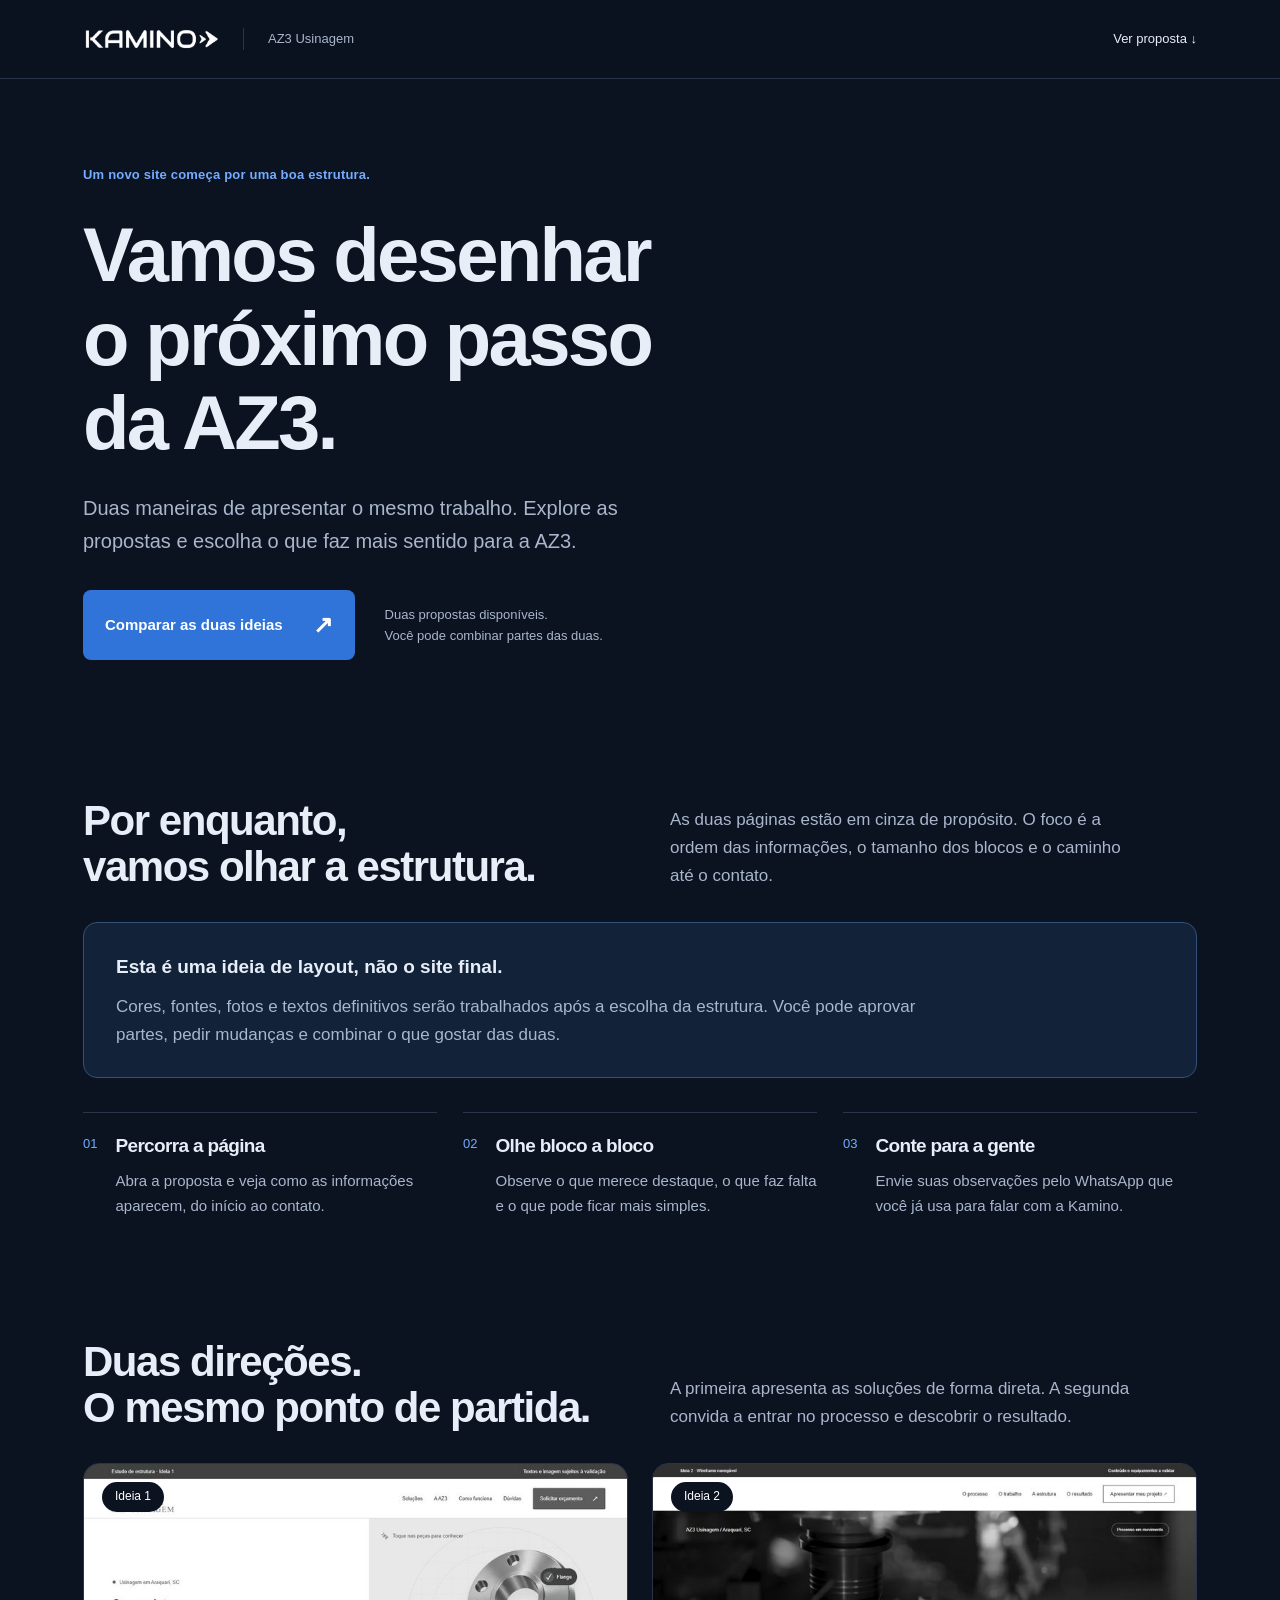
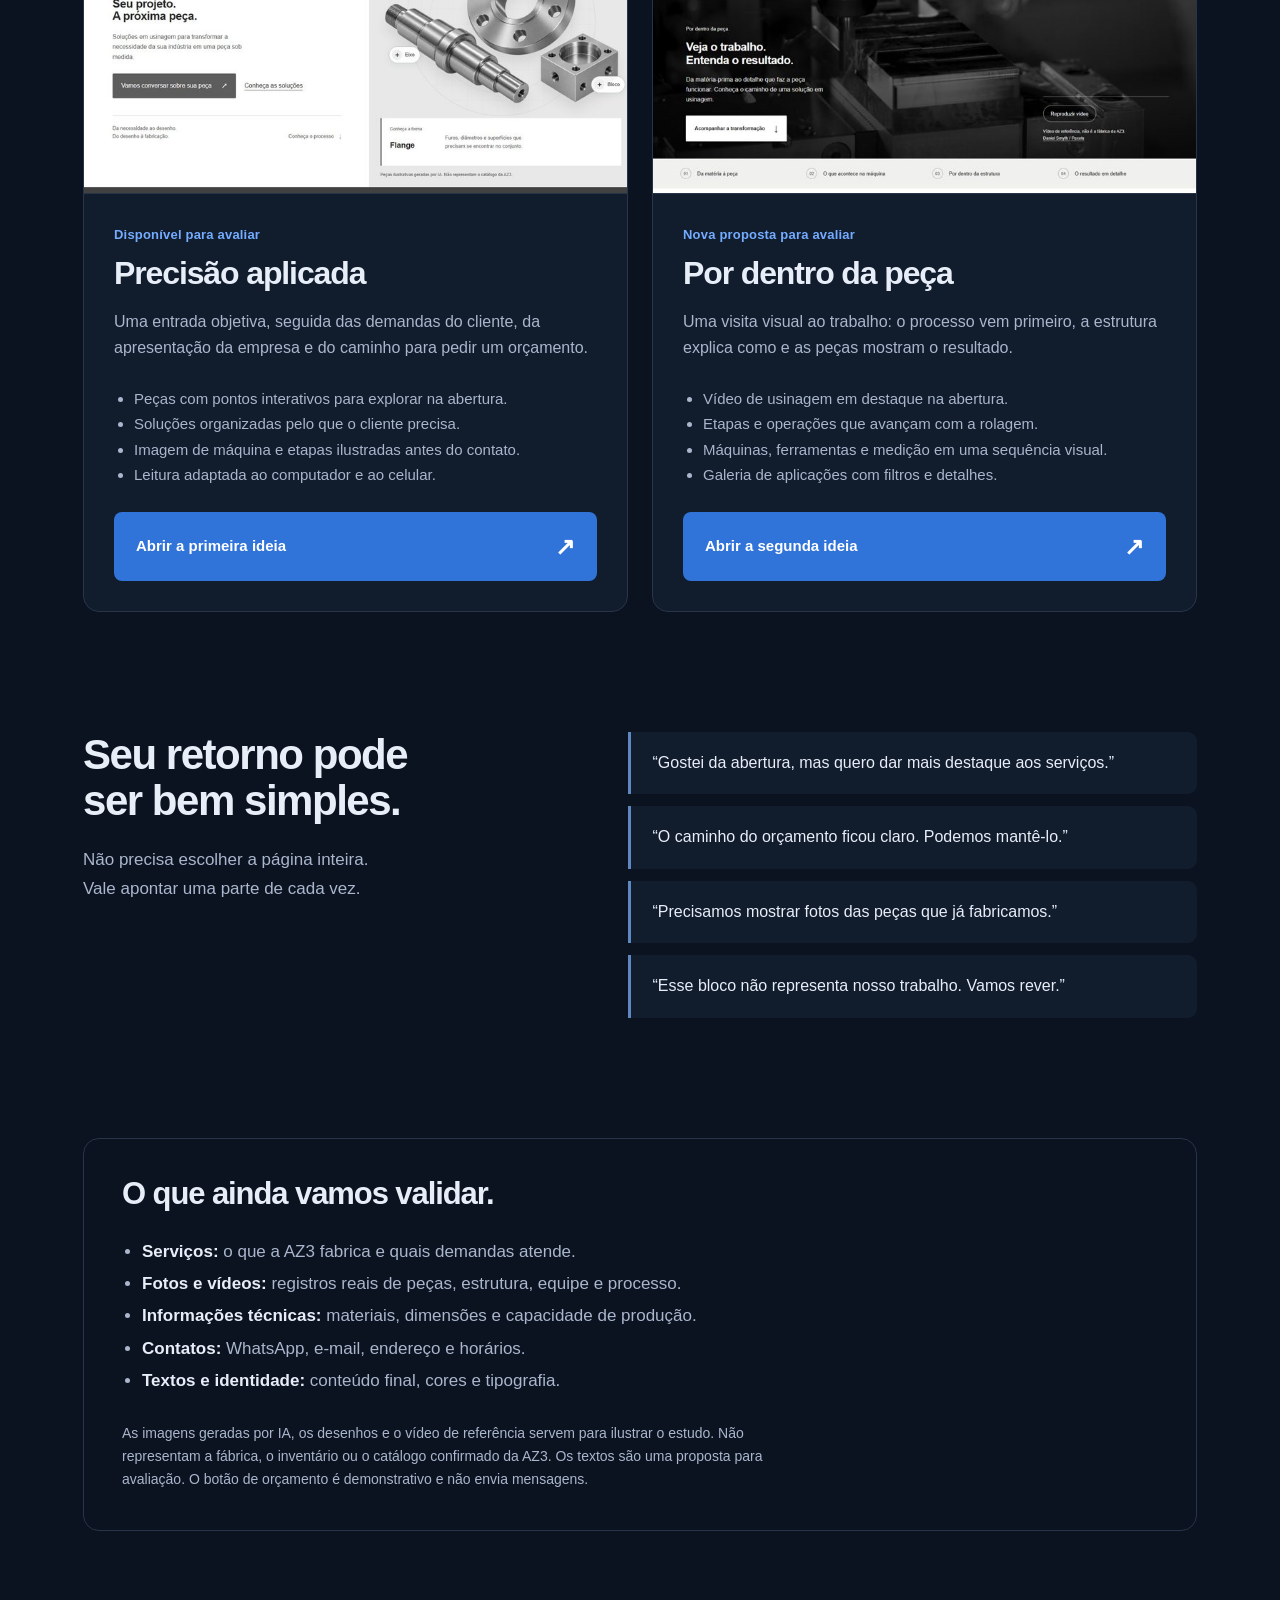
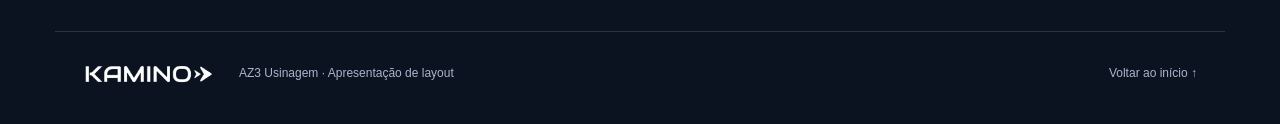
<file: index.html>
<!doctype html><html lang="pt-BR"><head><meta charset="utf-8"><meta name="viewport" content="width=device-width,initial-scale=1"><meta name="robots" content="noindex,nofollow"><meta name="description" content="Estudo de layout para o site da AZ3 Usinagem, desenvolvido pela Agência Kamino."><title>AZ3 | Apresentação de layout | Agência Kamino</title><link rel="icon" href="assets/kamino-icon.webp"><link rel="stylesheet" href="assets/hub.css"></head><body>
<header><div class="wrap top"><img src="assets/kamino-logo.webp" alt="Agência Kamino" width="160"><span>AZ3 Usinagem</span><a href="#propostas">Ver proposta ↓</a></div></header>
<main><section class="hero wrap"><p class="tag">Um novo site começa por uma boa estrutura.</p><h1>Vamos desenhar<br>o próximo passo<br>da AZ3.</h1><p class="lead">Duas maneiras de apresentar o mesmo trabalho. Explore as propostas e escolha o que faz mais sentido para a AZ3.</p><div class="hero-bottom"><a class="button" href="#propostas">Comparar as duas ideias <span aria-hidden="true">↗</span></a><p>Duas propostas disponíveis.<br>Você pode combinar partes das duas.</p></div></section>
<section class="wrap section"><div class="section-title"><h2>Por enquanto,<br>vamos olhar a estrutura.</h2><p>As duas páginas estão em cinza de propósito. O foco é a ordem das informações, o tamanho dos blocos e o caminho até o contato.</p></div><div class="notice"><strong>Esta é uma ideia de layout, não o site final.</strong><p>Cores, fontes, fotos e textos definitivos serão trabalhados após a escolha da estrutura. Você pode aprovar partes, pedir mudanças e combinar o que gostar das duas.</p></div><ol class="how"><li><span>01</span><div><h3>Percorra a página</h3><p>Abra a proposta e veja como as informações aparecem, do início ao contato.</p></div></li><li><span>02</span><div><h3>Olhe bloco a bloco</h3><p>Observe o que merece destaque, o que faz falta e o que pode ficar mais simples.</p></div></li><li><span>03</span><div><h3>Conte para a gente</h3><p>Envie suas observações pelo WhatsApp que você já usa para falar com a Kamino.</p></div></li></ol></section>
<section class="wrap section" id="propostas"><div class="section-title"><h2>Duas direções.<br>O mesmo ponto de partida.</h2><p>A primeira apresenta as soluções de forma direta. A segunda convida a entrar no processo e descobrir o resultado.</p></div><div class="ideas"><article class="idea"><a class="preview" href="ideias/ideia-1-precisao.html" aria-label="Abrir ideia 1: precisão aplicada"><img src="assets/preview-1.jpg" alt="Visão geral da primeira proposta de layout em cinza" width="760" height="2300" loading="lazy"><span>Ideia 1</span></a><div class="idea-body"><p class="tag">Disponível para avaliar</p><h3>Precisão aplicada</h3><p>Uma entrada objetiva, seguida das demandas do cliente, da apresentação da empresa e do caminho para pedir um orçamento.</p><ul><li>Peças com pontos interativos para explorar na abertura.</li><li>Soluções organizadas pelo que o cliente precisa.</li><li>Imagem de máquina e etapas ilustradas antes do contato.</li><li>Leitura adaptada ao computador e ao celular.</li></ul><a class="button" href="ideias/ideia-1-precisao.html">Abrir a primeira ideia <span aria-hidden="true">↗</span></a></div></article><article class="idea"><a class="preview" href="ideias/ideia-2-processo.html" aria-label="Abrir ideia 2: por dentro da peça"><img src="assets/preview-2.jpg" alt="Visão geral do segundo wireframe, com vídeo e demonstrações de processo" width="760" height="2300" loading="lazy"><span>Ideia 2</span></a><div class="idea-body"><p class="tag">Nova proposta para avaliar</p><h3>Por dentro da peça</h3><p>Uma visita visual ao trabalho: o processo vem primeiro, a estrutura explica como e as peças mostram o resultado.</p><ul><li>Vídeo de usinagem em destaque na abertura.</li><li>Etapas e operações que avançam com a rolagem.</li><li>Máquinas, ferramentas e medição em uma sequência visual.</li><li>Galeria de aplicações com filtros e detalhes.</li></ul><a class="button" href="ideias/ideia-2-processo.html">Abrir a segunda ideia <span aria-hidden="true">↗</span></a></div></article></div></section>
<section class="wrap section feedback"><div><h2>Seu retorno pode<br>ser bem simples.</h2><p>Não precisa escolher a página inteira.<br>Vale apontar uma parte de cada vez.</p></div><div class="examples"><p>“Gostei da abertura, mas quero dar mais destaque aos serviços.”</p><p>“O caminho do orçamento ficou claro. Podemos mantê-lo.”</p><p>“Precisamos mostrar fotos das peças que já fabricamos.”</p><p>“Esse bloco não representa nosso trabalho. Vamos rever.”</p></div></section>
<section class="wrap section"><div class="pending"><h2>O que ainda vamos validar.</h2><ul><li><strong>Serviços:</strong> o que a AZ3 fabrica e quais demandas atende.</li><li><strong>Fotos e vídeos:</strong> registros reais de peças, estrutura, equipe e processo.</li><li><strong>Informações técnicas:</strong> materiais, dimensões e capacidade de produção.</li><li><strong>Contatos:</strong> WhatsApp, e-mail, endereço e horários.</li><li><strong>Textos e identidade:</strong> conteúdo final, cores e tipografia.</li></ul><p>As imagens geradas por IA, os desenhos e o vídeo de referência servem para ilustrar o estudo. Não representam a fábrica, o inventário ou o catálogo confirmado da AZ3. Os textos são uma proposta para avaliação. O botão de orçamento é demonstrativo e não envia mensagens.</p></div></section></main><footer class="wrap footer"><img src="assets/kamino-logo.webp" alt="Agência Kamino" width="130"><span>AZ3 Usinagem · Apresentação de layout</span><a href="#">Voltar ao início ↑</a></footer></body></html>
</file>
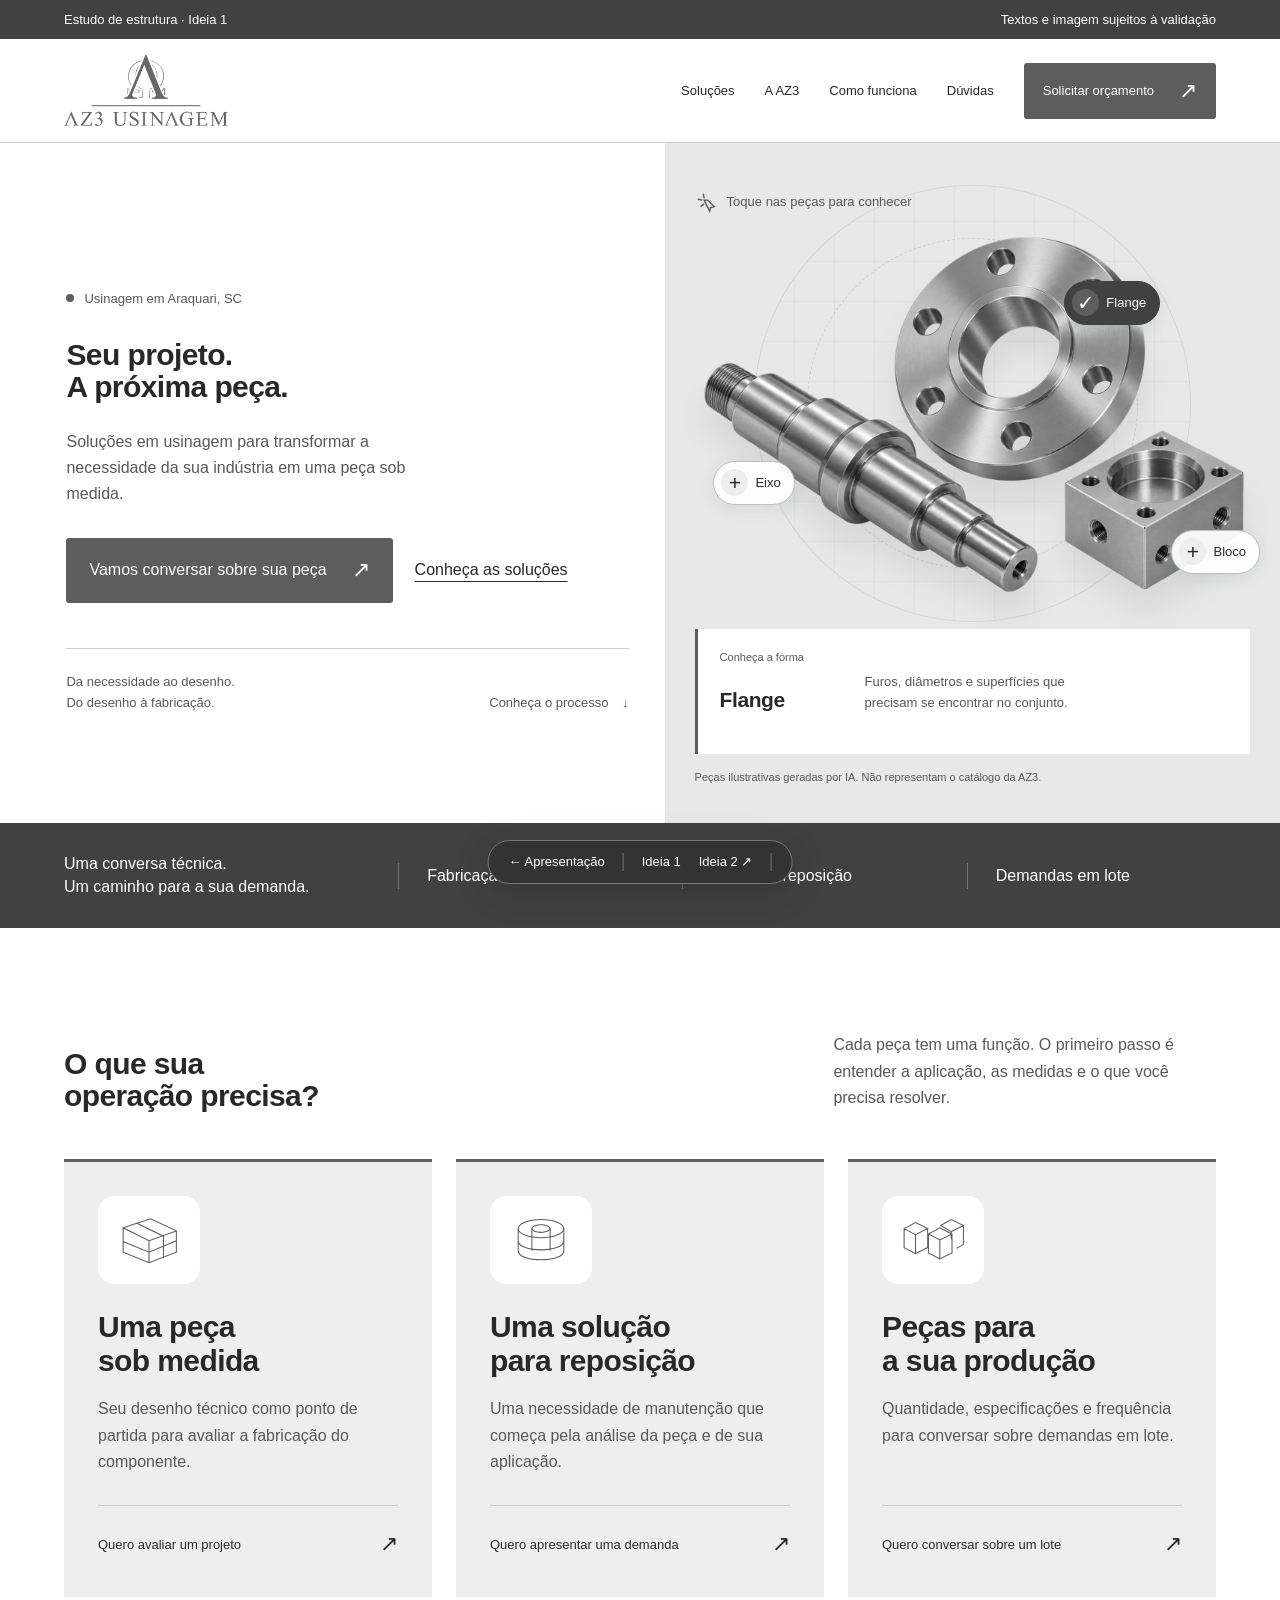
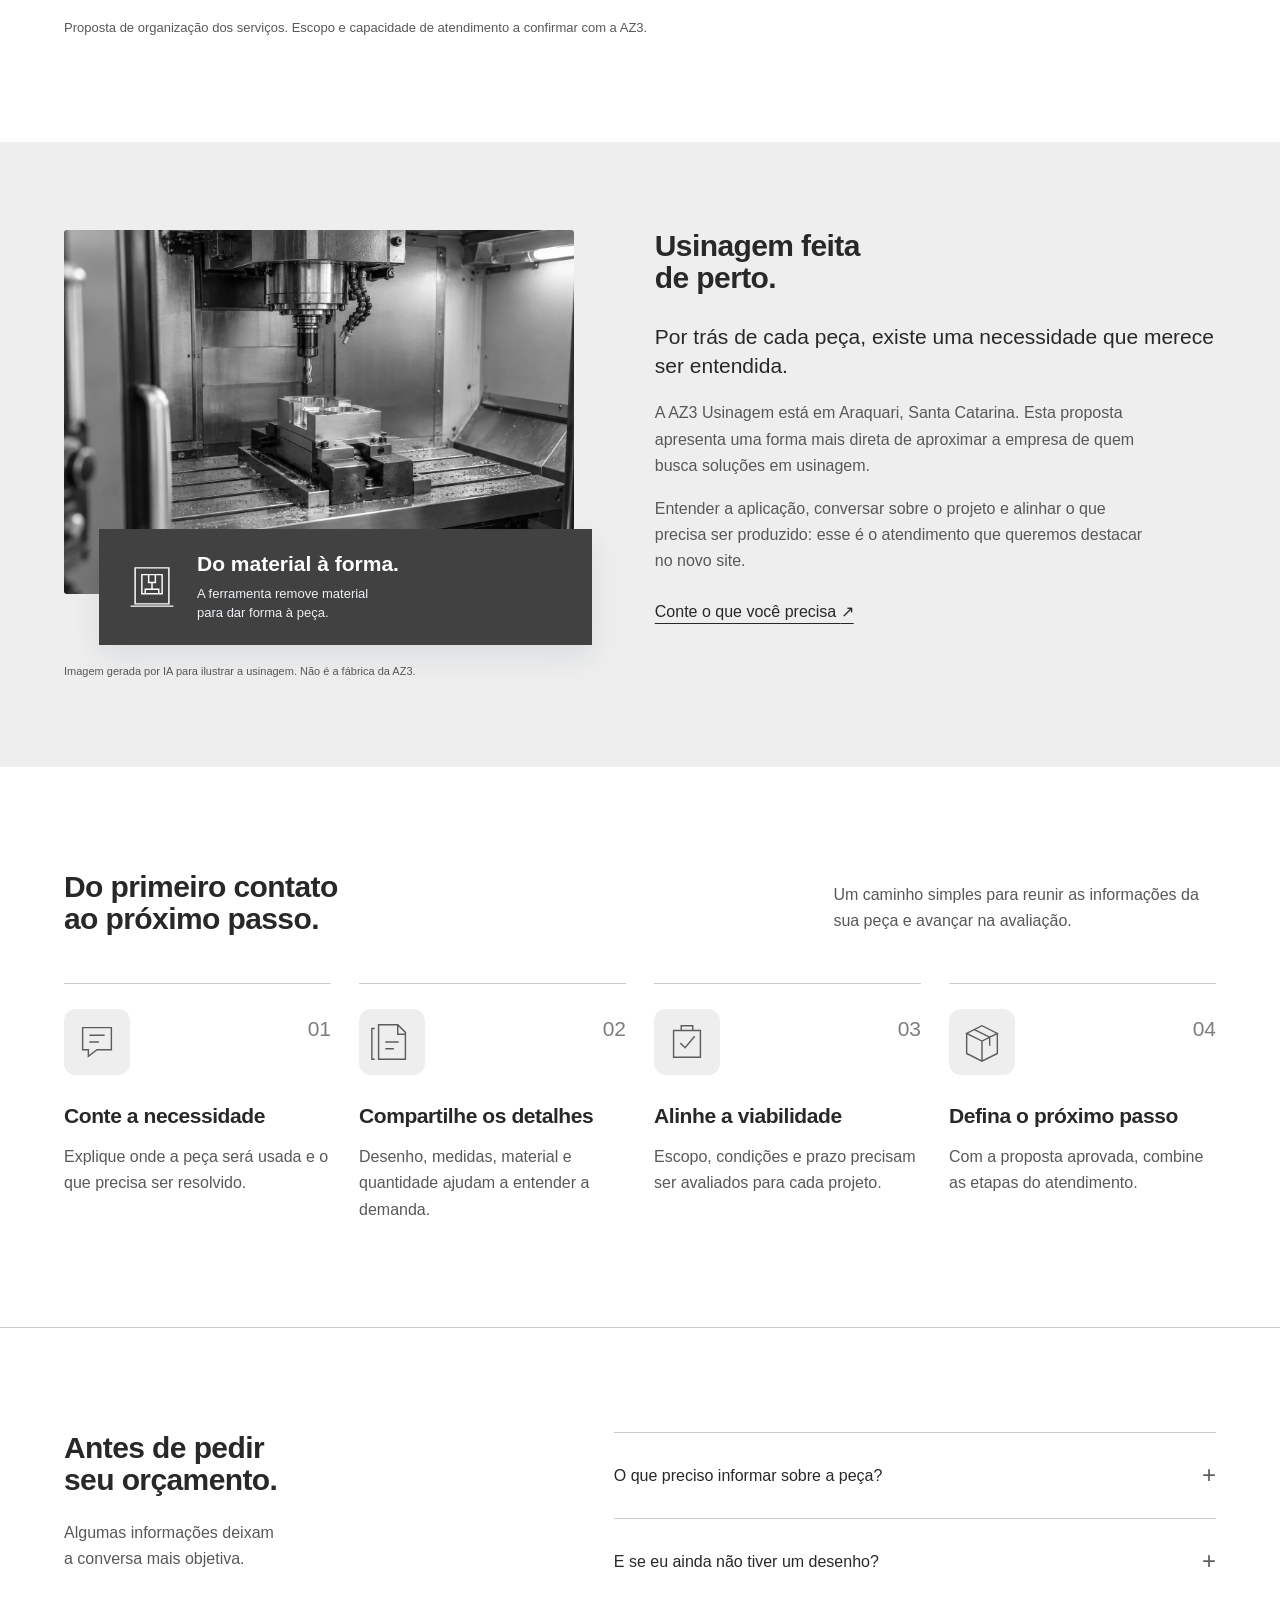
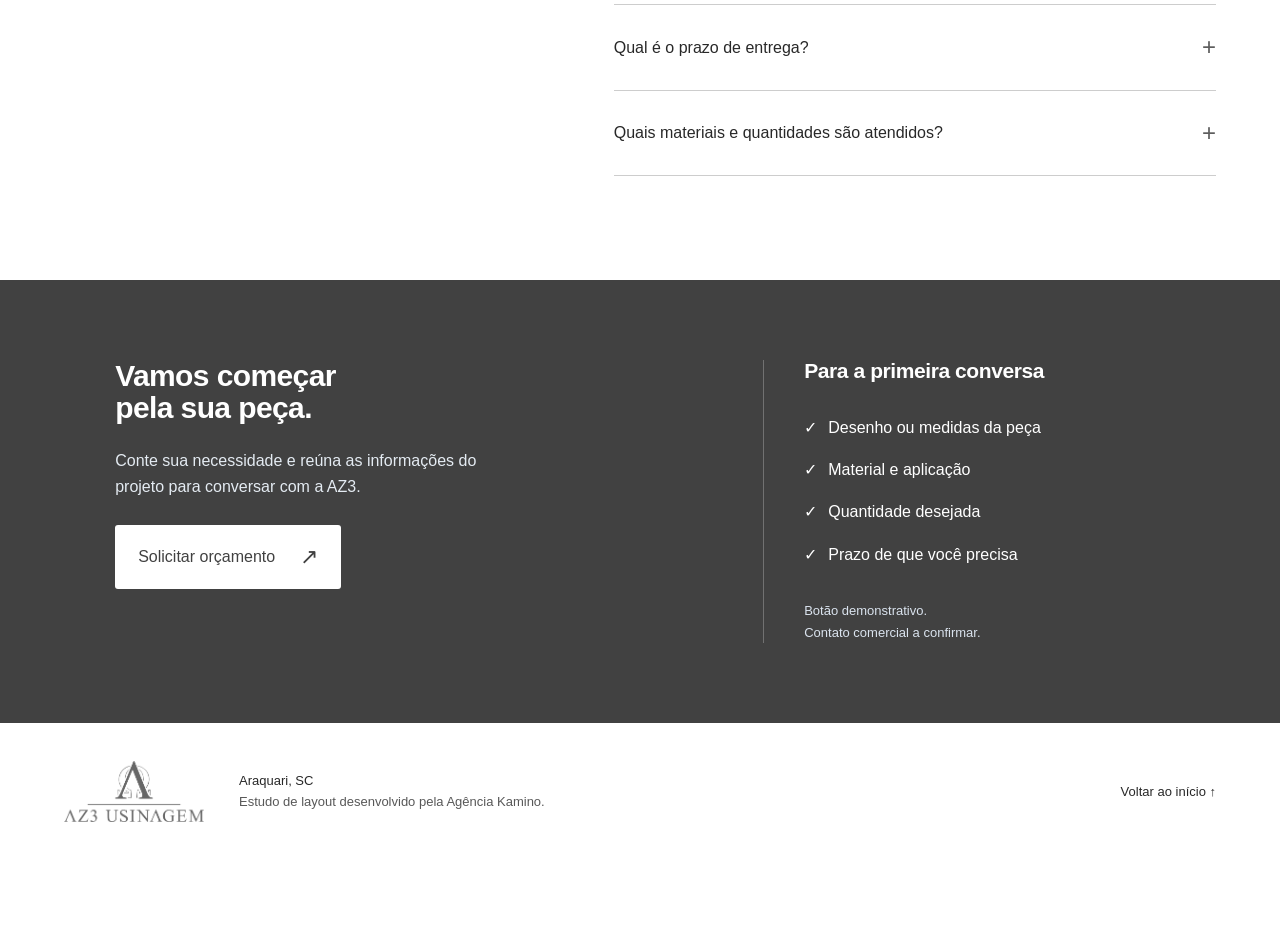
<file: ideias/ideia-1-precisao.html>
<!doctype html>
<html lang="pt-BR" class="neutral">
<head>
  <meta charset="utf-8"><meta name="viewport" content="width=device-width, initial-scale=1">
  <meta name="robots" content="noindex,nofollow"><meta name="description" content="Primeiro estudo de layout para a AZ3 Usinagem. Conteúdo em validação.">
  <title>AZ3 Usinagem | Ideia 1: precisão aplicada</title>
  
  <link rel="icon" href="../assets/logo.png"><link rel="stylesheet" href="../assets/layout.css"><link rel="stylesheet" href="../assets/visuals.css?v=2"><script src="../assets/layout.js?v=2" defer></script>
</head>
<body>
<a class="skip" href="#principal">Ir para o conteúdo</a>
<div class="study"><span>Estudo de estrutura · Ideia 1</span><span>Textos e imagem sujeitos à validação</span></div>
<header class="header">
  <a class="brand" href="#principal" aria-label="AZ3 Usinagem, início"><img src="../assets/logo.png" alt="AZ3 Usinagem" width="1172" height="508"></a>
  <button class="menu-toggle" type="button" aria-controls="navigation" aria-expanded="false">Menu <span aria-hidden="true">☰</span></button>
  <nav id="navigation" aria-label="Navegação principal"><a href="#solucoes">Soluções</a><a href="#empresa">A AZ3</a><a href="#processo">Como funciona</a><a href="#duvidas">Dúvidas</a><a class="button compact" href="#orcamento">Solicitar orçamento <span aria-hidden="true">↗</span></a></nav>
</header>
<main id="principal">
  <section class="hero" aria-labelledby="hero-title">
    <div class="hero-copy"><p class="location"><span aria-hidden="true"></span>Usinagem em Araquari, SC</p><h1 id="hero-title">Seu projeto.<br> A próxima peça.</h1><p class="intro">Soluções em usinagem para transformar a necessidade da sua indústria em uma peça sob medida.</p><div class="actions"><a class="button" href="#orcamento">Vamos conversar sobre sua peça <span aria-hidden="true">↗</span></a><a class="text-link" href="#solucoes">Conheça as soluções</a></div><div class="hero-note"><span>Da necessidade ao desenho.<br> Do desenho à fabricação.</span><a href="#processo" aria-label="Conheça as etapas de atendimento">Conheça o processo <span aria-hidden="true">↓</span></a></div></div>
    <div class="parts-showcase" aria-label="Explore exemplos de peças usinadas">
      <p class="explore-hint"><svg viewBox="0 0 24 24" aria-hidden="true"><path d="m9 3 1 5M3 9l5 1m-2 7 4-3m4-4 7 7-4 1-1 4-6-12Z"/></svg>Toque nas peças para conhecer</p>
      <div class="parts-stage"><div class="technical-orbit" aria-hidden="true"></div><img src="../assets/pecas.webp" alt="Ilustração de um eixo, uma flange circular e um bloco de metal usinados" width="1536" height="1024" fetchpriority="high">
        <button class="part-point point-flange" type="button" data-part="flange" aria-pressed="true" aria-controls="part-description"><span aria-hidden="true">✓</span>Flange</button>
        <button class="part-point point-eixo" type="button" data-part="eixo" aria-pressed="false" aria-controls="part-description"><span aria-hidden="true">+</span>Eixo</button>
        <button class="part-point point-bloco" type="button" data-part="bloco" aria-pressed="false" aria-controls="part-description"><span aria-hidden="true">+</span>Bloco</button>
      </div>
      <div class="part-description" id="part-description" aria-live="polite" aria-atomic="true"><span class="part-type">Conheça a forma</span><h3>Flange</h3><p>Furos, diâmetros e superfícies que precisam se encontrar no conjunto.</p></div>
      <p class="asset-note">Peças ilustrativas geradas por IA. Não representam o catálogo da AZ3.</p>
    </div>
  </section>
  <div class="intro-band"><p>Uma conversa técnica.<br> Um caminho para a sua demanda.</p><span>Fabricação sob desenho</span><span>Peças de reposição</span><span>Demandas em lote</span></div>
  <section class="section solutions" id="solucoes">
    <div class="section-head"><h2>O que sua<br> operação precisa?</h2><p>Cada peça tem uma função. O primeiro passo é entender a aplicação, as medidas e o que você precisa resolver.</p></div>
    <div class="solution-grid">
      <article class="solution"><svg viewBox="0 0 100 72" aria-hidden="true"><path d="M16 20 52 8 86 24 50 37Z M16 20v32l34 14 36-14V24 M50 37v29 M34 14l35 17v29 M16 38l34 14 36-15"/></svg><h3>Uma peça<br> sob medida</h3><p>Seu desenho técnico como ponto de partida para avaliar a fabricação do componente.</p><a href="#orcamento">Quero avaliar um projeto <span aria-hidden="true">↗</span></a></article>
      <article class="solution"><svg viewBox="0 0 100 72" aria-hidden="true"><ellipse cx="50" cy="21" rx="30" ry="12"/><ellipse cx="50" cy="21" rx="12" ry="5"/><path d="M20 21v29c0 16 60 16 60 0V21 M20 37c0 16 60 16 60 0 M38 21v29m24-29v29"/></svg><h3>Uma solução<br> para reposição</h3><p>Uma necessidade de manutenção que começa pela análise da peça e de sua aplicação.</p><a href="#orcamento">Quero apresentar uma demanda <span aria-hidden="true">↗</span></a></article>
      <article class="solution"><svg viewBox="0 0 100 72" aria-hidden="true"><path d="m12 21 15-8 16 8-16 8Z M12 21v25l15 8 16-8V21 M27 29v25 m17-26 15-8 16 8-16 8Z M44 28v25l15 8 16-8V28 M59 36v25 m1-44 14-8 16 8-16 8Z M74 25v10 M90 17v25l-9 5"/></svg><h3>Peças para<br> a sua produção</h3><p>Quantidade, especificações e frequência para conversar sobre demandas em lote.</p><a href="#orcamento">Quero conversar sobre um lote <span aria-hidden="true">↗</span></a></article>
    </div>
    <p class="editorial-note">Proposta de organização dos serviços. Escopo e capacidade de atendimento a confirmar com a AZ3.</p>
  </section>
  <section class="company" id="empresa">
    <figure class="machine-visual"><img src="../assets/maquina.webp" alt="Ilustração do interior de uma máquina CNC, com ferramenta e peça presa à mesa" width="1536" height="1024" loading="lazy"><div class="machine-caption"><svg viewBox="0 0 48 48" aria-hidden="true"><path d="M9 7h30v32H9Z M15 13h18v17H15Z M21 13v7h6v-7 M24 20v6 M18 30v-4h12v4 M5 41h38"/></svg><div><strong>Do material à forma.</strong><span>A ferramenta remove material<br> para dar forma à peça.</span></div></div><figcaption>Imagem gerada por IA para ilustrar a usinagem. Não é a fábrica da AZ3.</figcaption></figure>
    <div class="company-copy"><h2>Usinagem feita<br> de perto.</h2><p class="large">Por trás de cada peça, existe uma necessidade que merece ser entendida.</p><p>A AZ3 Usinagem está em Araquari, Santa Catarina. Esta proposta apresenta uma forma mais direta de aproximar a empresa de quem busca soluções em usinagem.</p><p>Entender a aplicação, conversar sobre o projeto e alinhar o que precisa ser produzido: esse é o atendimento que queremos destacar no novo site.</p><a class="text-link" href="#orcamento">Conte o que você precisa <span aria-hidden="true">↗</span></a></div>
  </section>
  <section class="section process" id="processo"><div class="section-head"><h2>Do primeiro contato<br> ao próximo passo.</h2><p>Um caminho simples para reunir as informações da sua peça e avançar na avaliação.</p></div><ol class="steps"><li><span class="step-number">01</span><h3>Conte a necessidade</h3><p>Explique onde a peça será usada e o que precisa ser resolvido.</p></li><li><span class="step-number">02</span><h3>Compartilhe os detalhes</h3><p>Desenho, medidas, material e quantidade ajudam a entender a demanda.</p></li><li><span class="step-number">03</span><h3>Alinhe a viabilidade</h3><p>Escopo, condições e prazo precisam ser avaliados para cada projeto.</p></li><li><span class="step-number">04</span><h3>Defina o próximo passo</h3><p>Com a proposta aprovada, combine as etapas do atendimento.</p></li></ol></section>
  <section class="questions section" id="duvidas"><div><h2>Antes de pedir<br> seu orçamento.</h2><p>Algumas informações deixam<br> a conversa mais objetiva.</p></div><div class="faq-list"><details><summary>O que preciso informar sobre a peça?<span aria-hidden="true">+</span></summary><p>Reúna o desenho ou as medidas disponíveis, a aplicação, o material desejado, a quantidade e a data em que precisa da peça. Esses dados ajudam na avaliação inicial.</p></details><details><summary>E se eu ainda não tiver um desenho?<span aria-hidden="true">+</span></summary><p>Comece descrevendo sua necessidade e os dados que já tem. A AZ3 deverá confirmar quais informações e documentos serão necessários para avaliar o projeto.</p></details><details><summary>Qual é o prazo de entrega?<span aria-hidden="true">+</span></summary><p>O prazo deve ser confirmado no orçamento, considerando as características da peça, a quantidade e a disponibilidade de produção. Este estudo não estabelece prazos de entrega.</p></details><details><summary>Quais materiais e quantidades são atendidos?<span aria-hidden="true">+</span></summary><p>A lista de materiais, dimensões e quantidades será validada com a AZ3 antes da publicação do site. Por enquanto, informe as especificações desejadas para uma avaliação.</p></details></div></section>
  <section class="quote" id="orcamento"><div class="quote-copy"><h2>Vamos começar<br> pela sua peça.</h2><p>Conte sua necessidade e reúna as informações do projeto para conversar com a AZ3.</p><button type="button" class="button light" id="contact-preview">Solicitar orçamento <span aria-hidden="true">↗</span></button><p class="contact-note" id="contact-note" role="status" hidden>Esta é uma demonstração do layout. O canal comercial será conectado após a confirmação dos contatos da AZ3. Nenhuma solicitação foi enviada.</p></div><aside class="quote-check"><h3>Para a primeira conversa</h3><ul><li>Desenho ou medidas da peça</li><li>Material e aplicação</li><li>Quantidade desejada</li><li>Prazo de que você precisa</li></ul><p>Botão demonstrativo.<br> Contato comercial a confirmar.</p></aside></section>
</main>
<footer class="footer"><img src="../assets/logo.png" alt="AZ3 Usinagem" width="1172" height="508"><p>Araquari, SC<br> <span>Estudo de layout desenvolvido pela Agência Kamino.</span></p><a href="#principal">Voltar ao início ↑</a></footer>
<nav class="presentation-bar" aria-label="Apresentação de layout"><a href="../index.html">← Apresentação</a><span aria-current="page">Ideia 1</span><a href="ideia-2-processo.html">Ideia 2 ↗</a></nav>
</body></html>
</file>
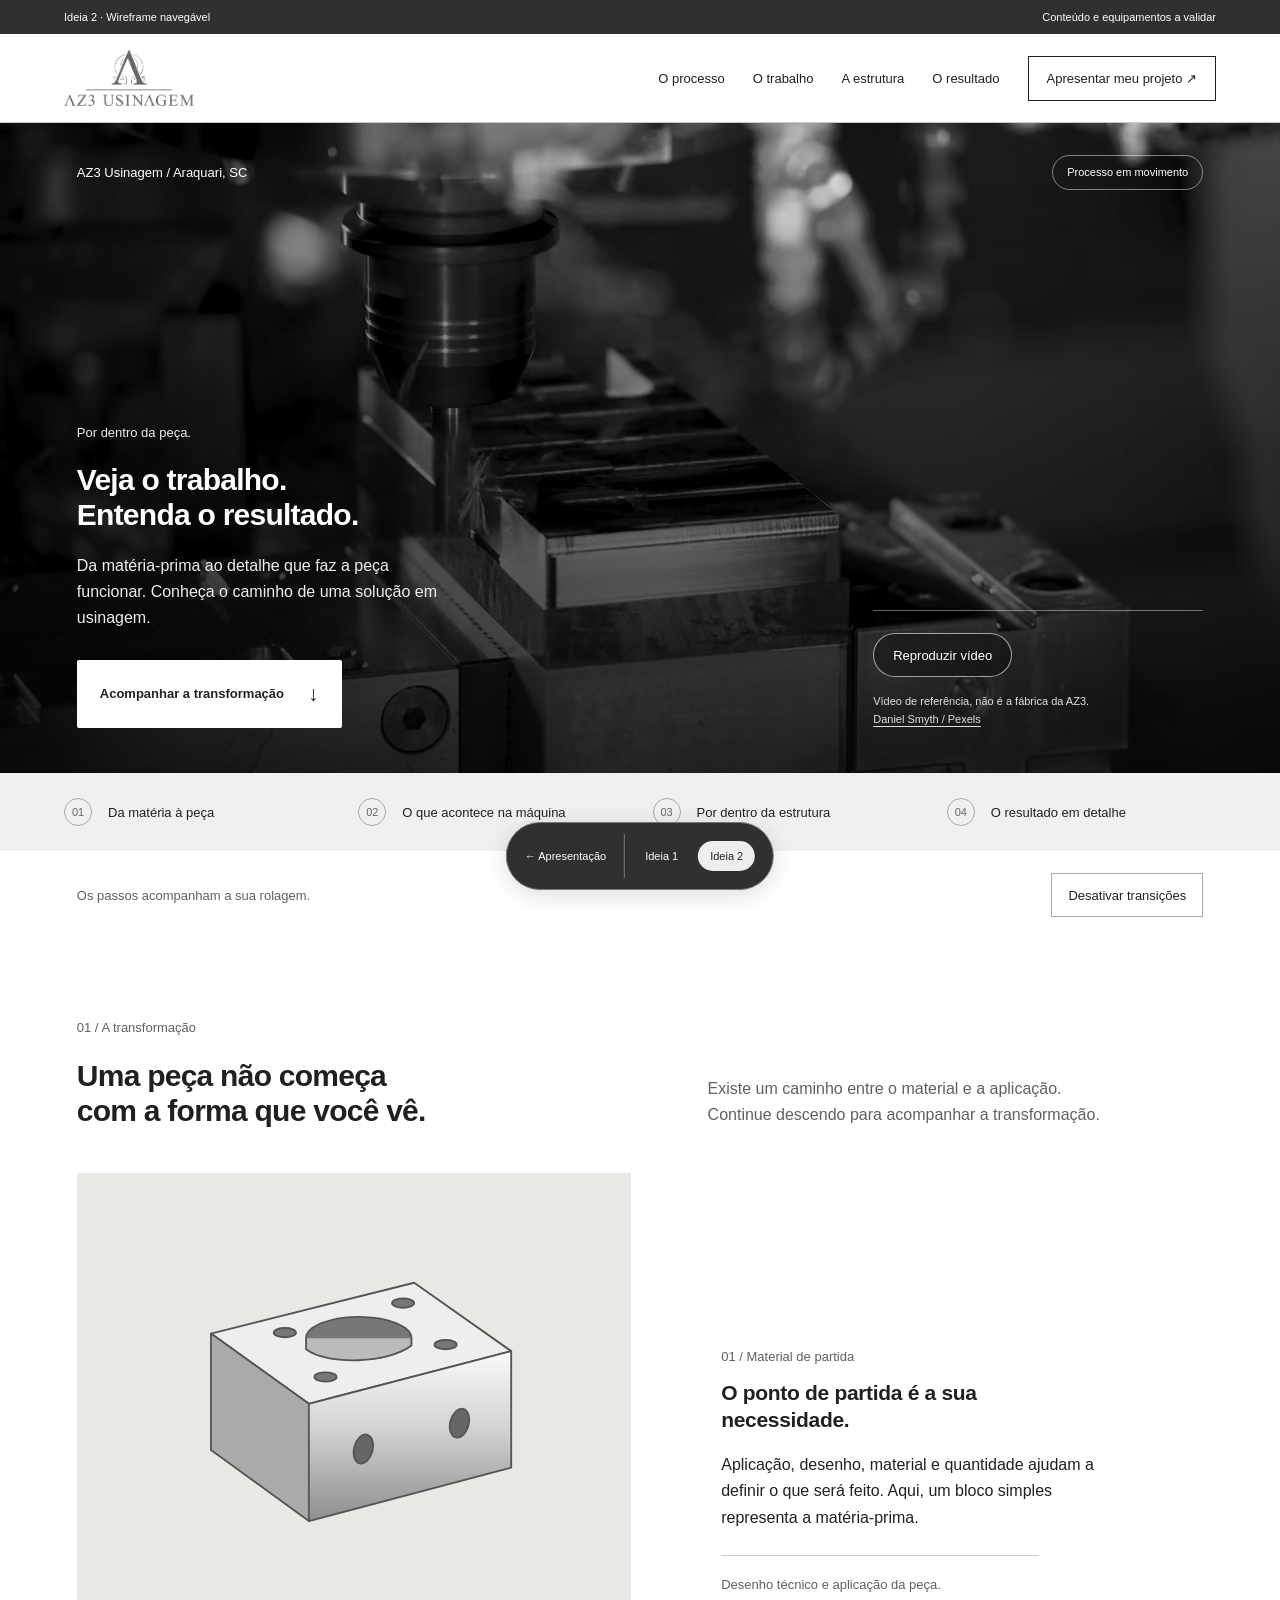
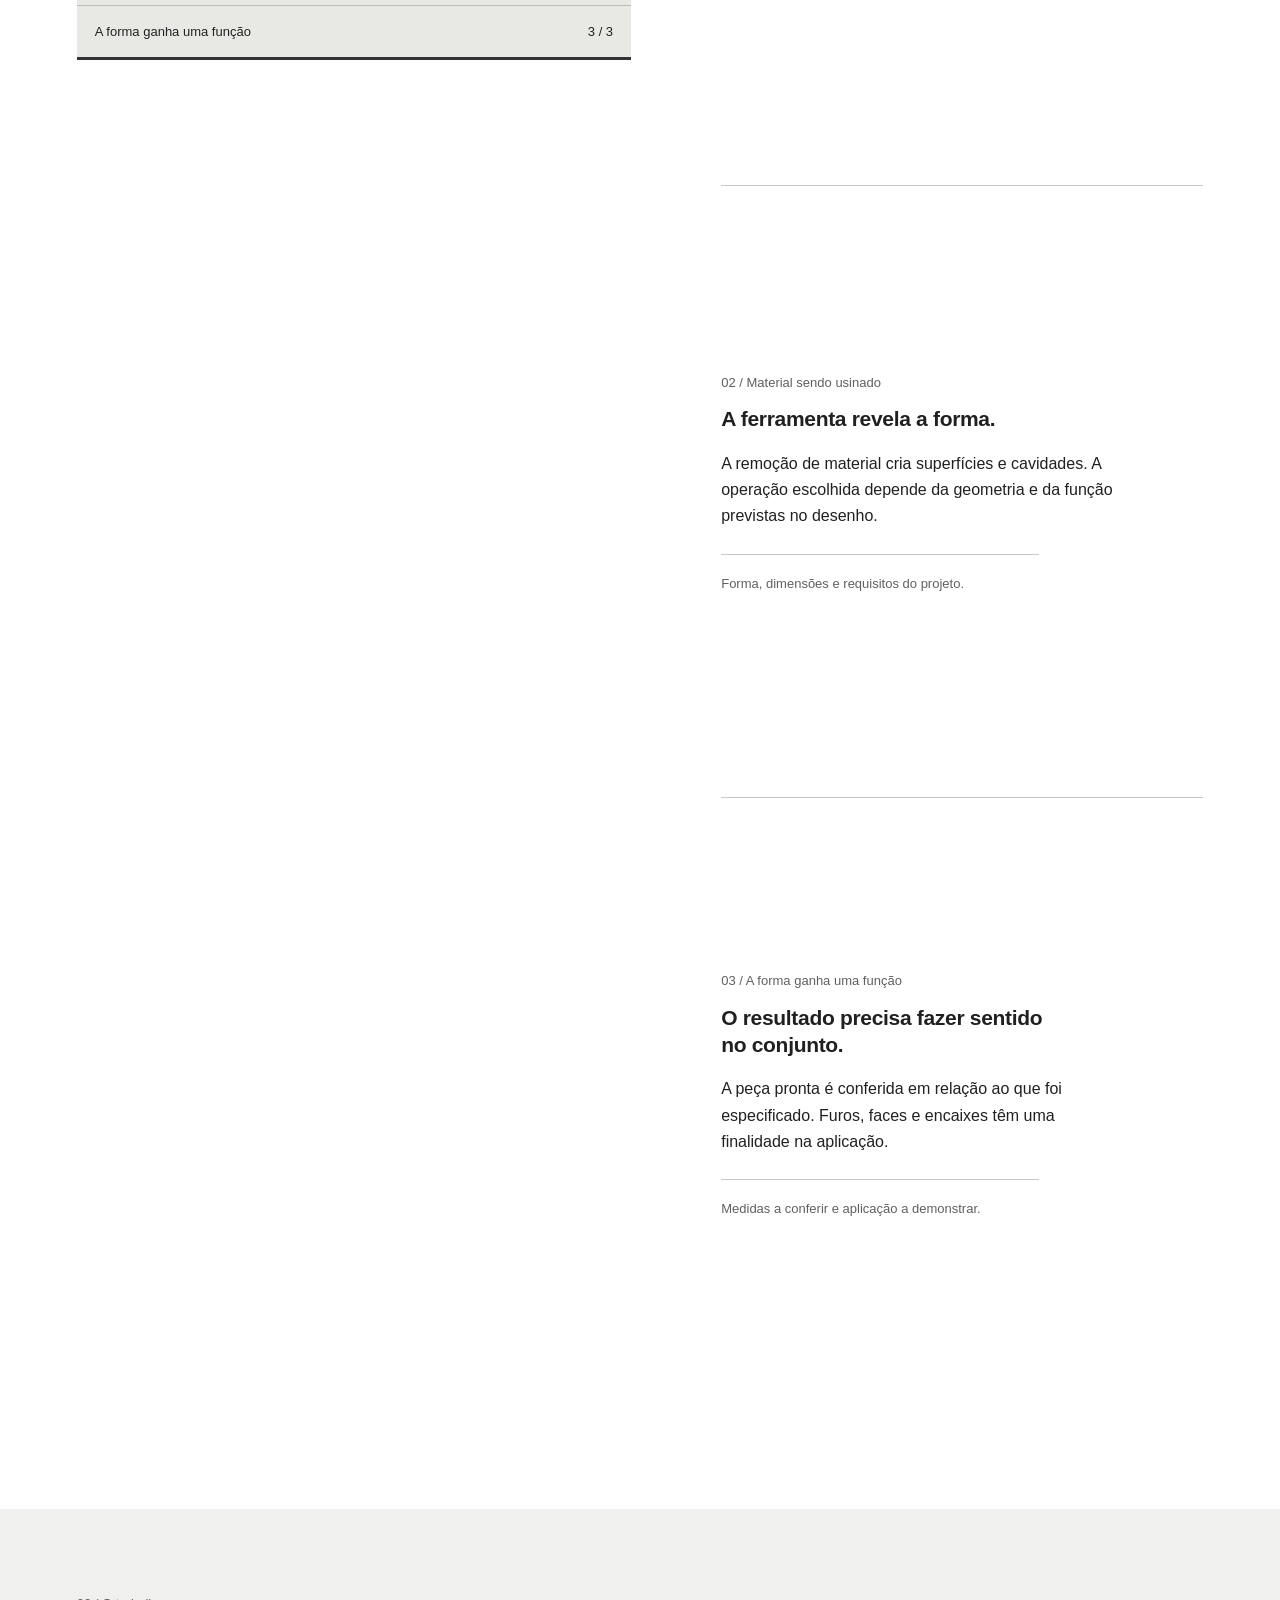
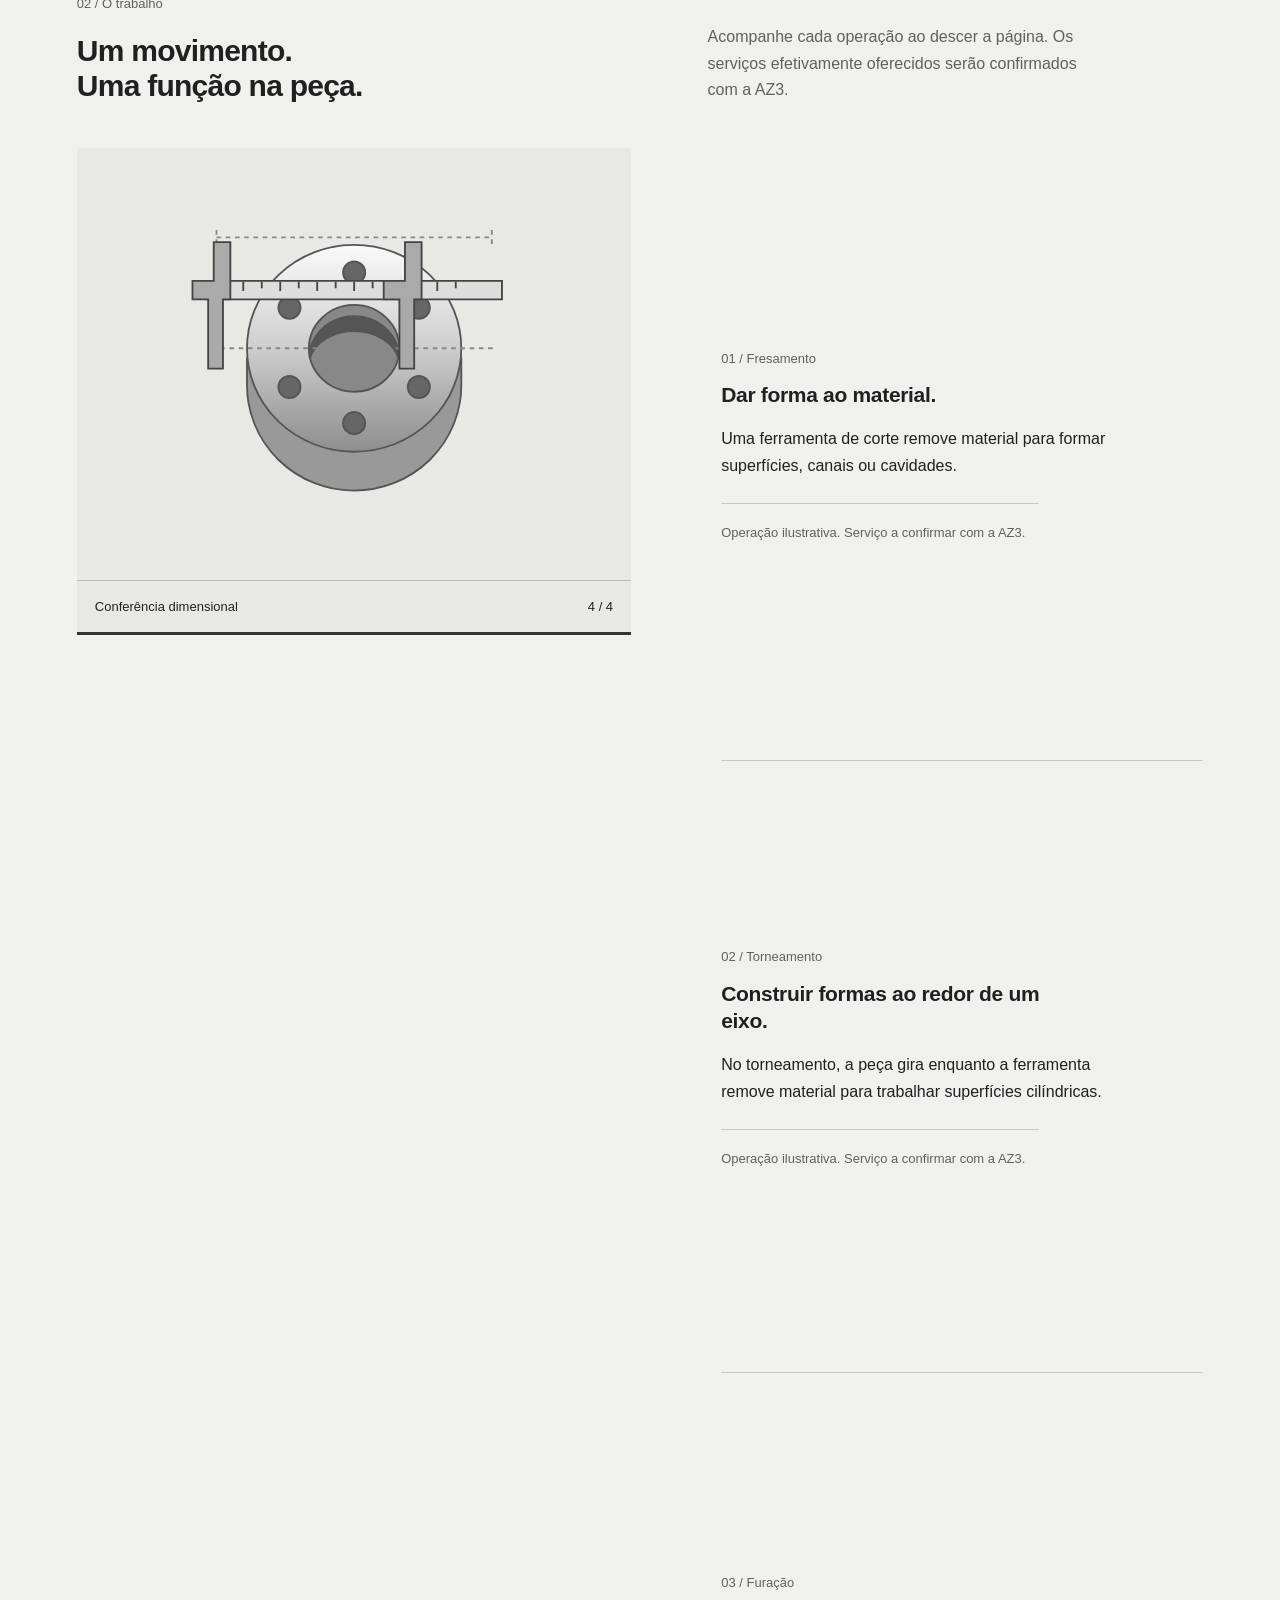
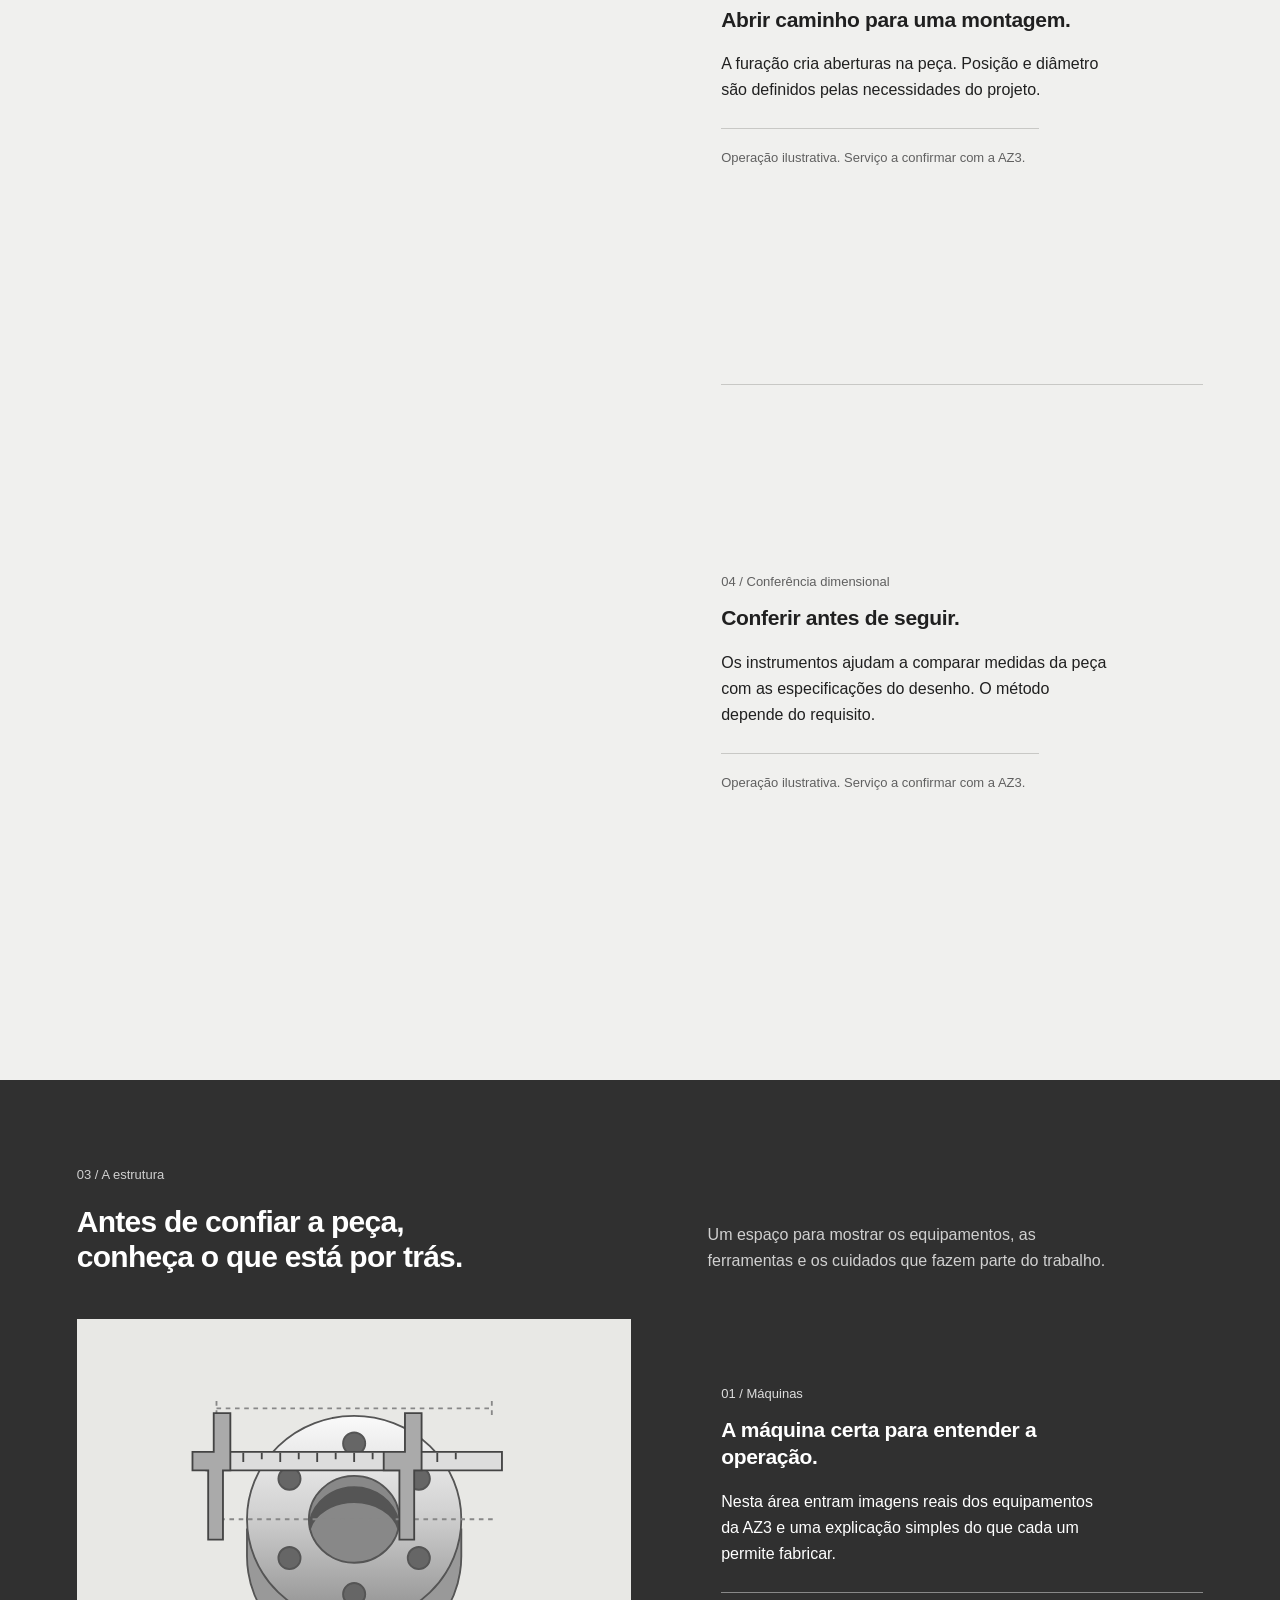
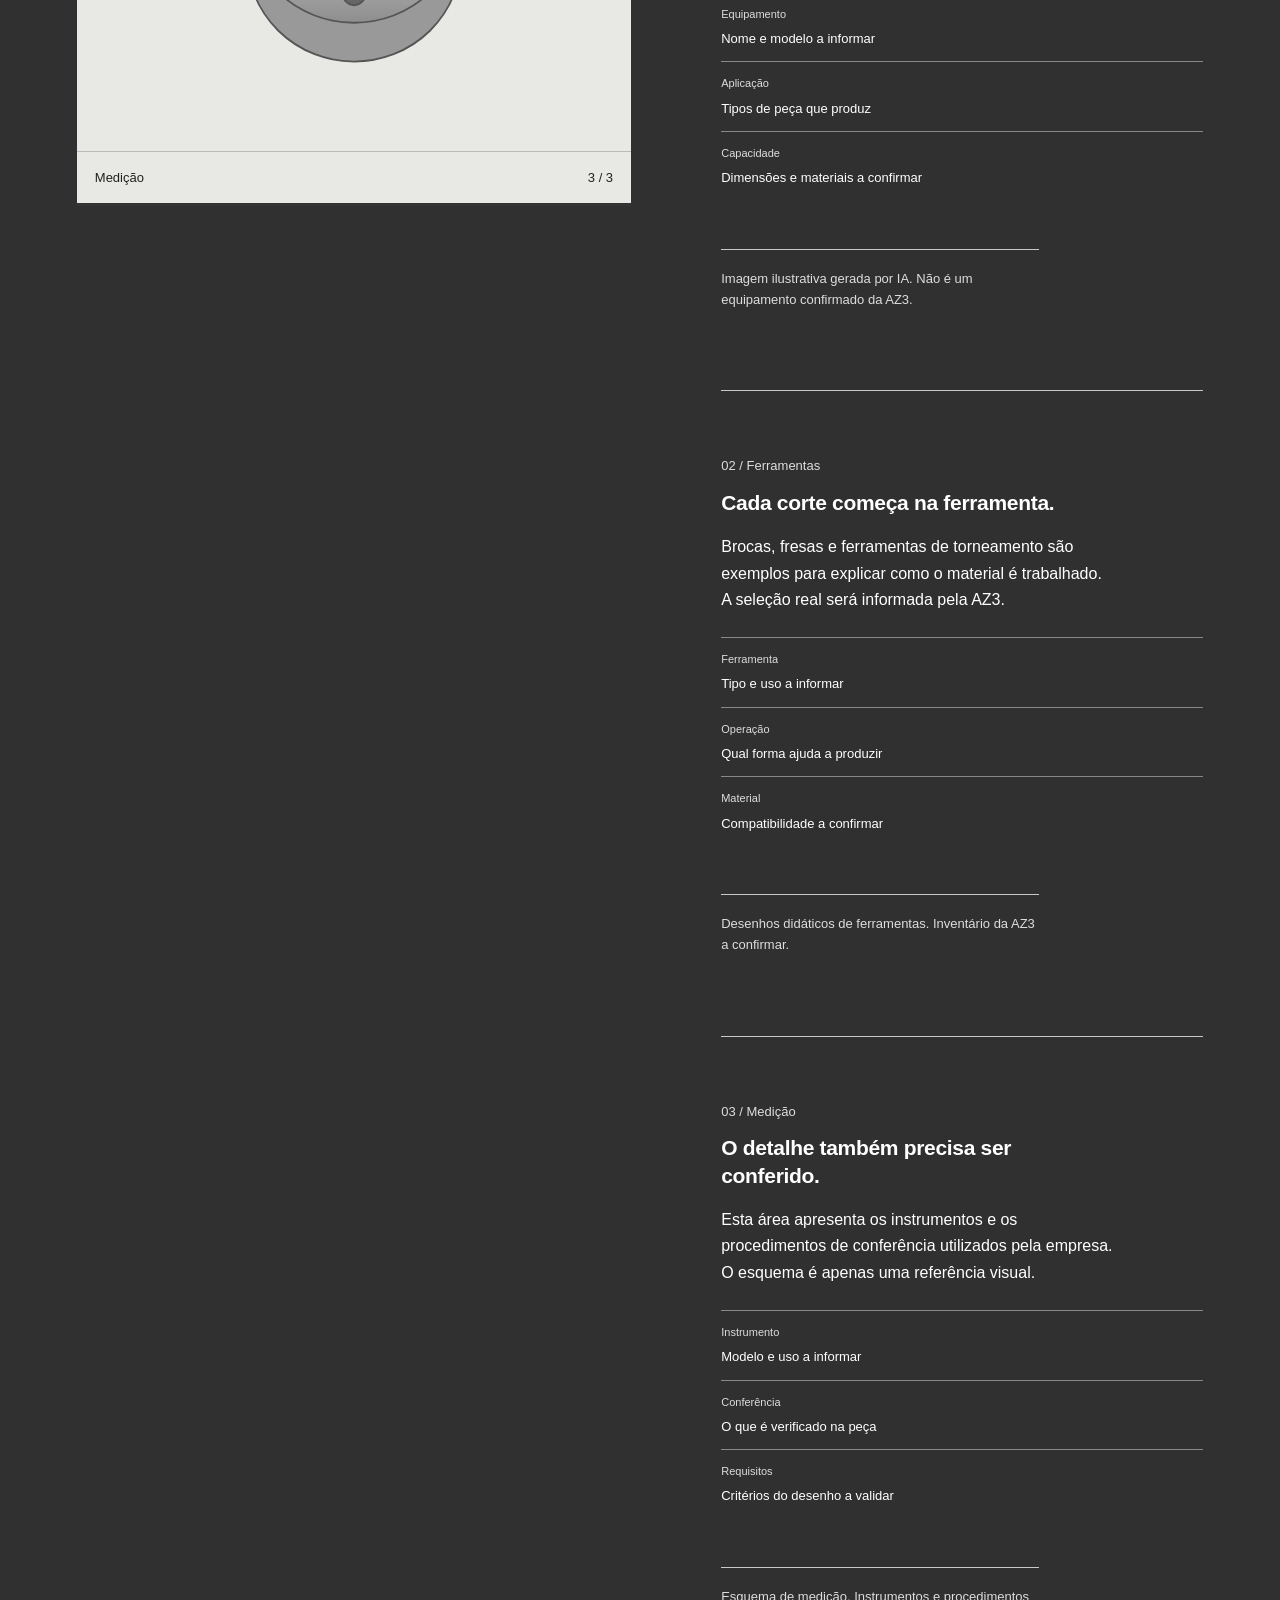
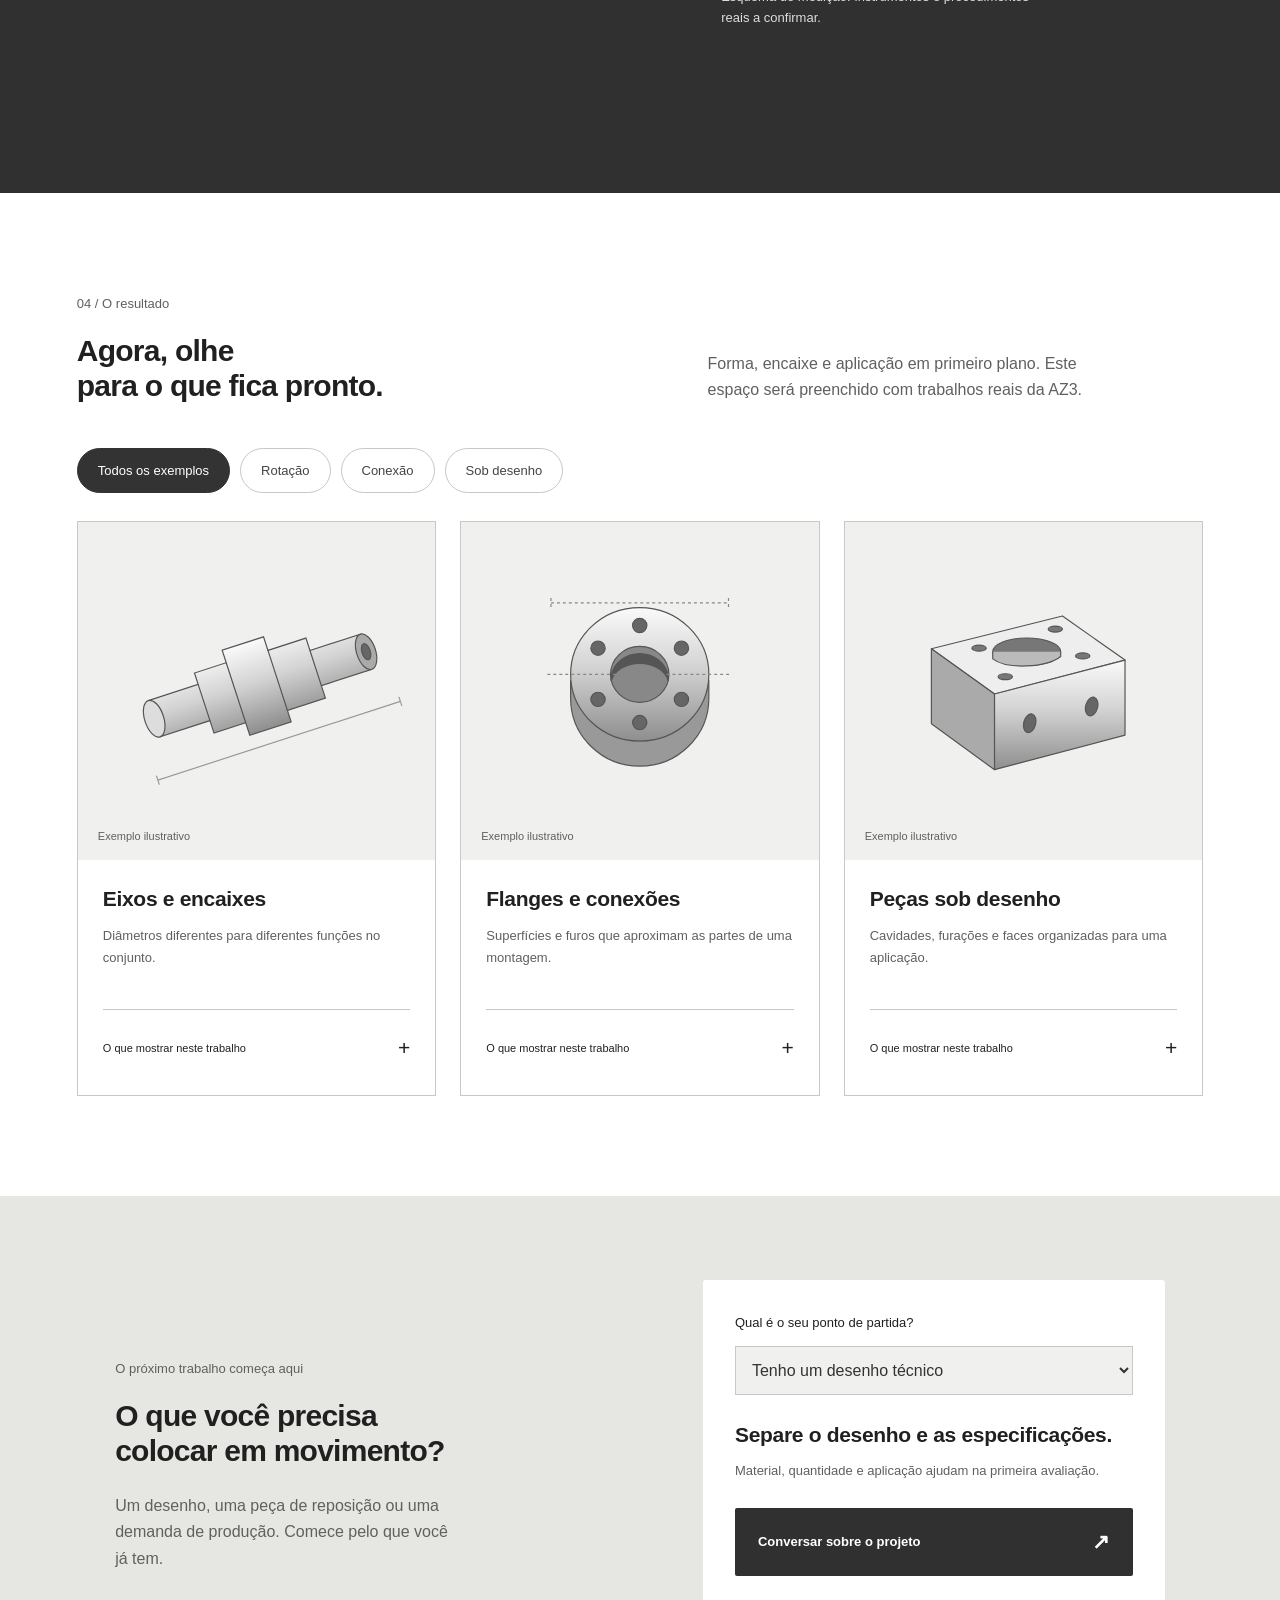
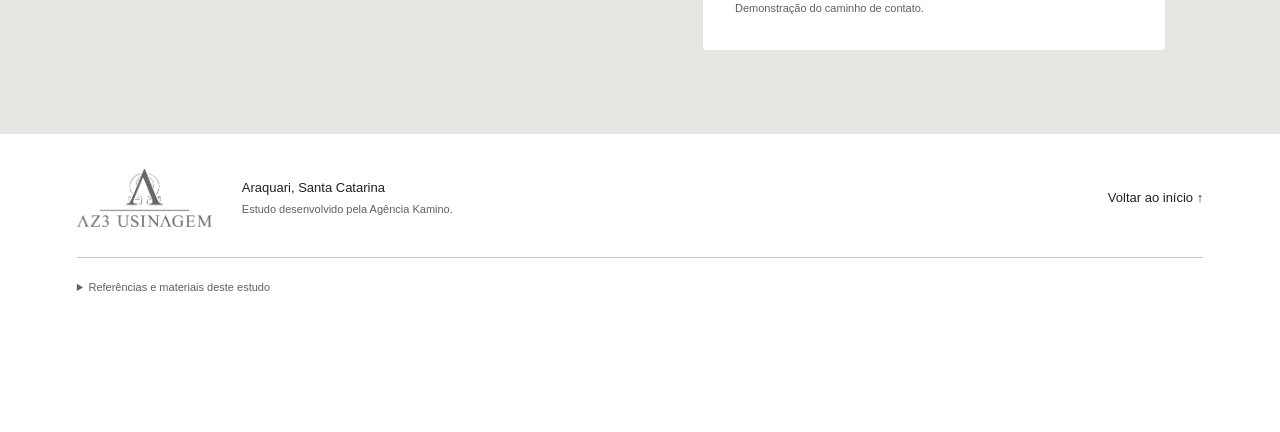
<file: ideias/ideia-2-processo.html>
<!doctype html><html lang="pt-BR"><head><meta charset="utf-8"><meta name="viewport" content="width=device-width,initial-scale=1,viewport-fit=cover"><meta name="robots" content="noindex,nofollow"><meta name="description" content="Segunda ideia de layout para AZ3: uma visita visual ao processo, às ferramentas e aos resultados. Wireframe em validação."><title>AZ3 | Ideia 2: Por dentro da peça</title><link rel="icon" href="../assets/logo.png"><link rel="stylesheet" href="../assets/layout-2.css?v=4"><script src="../assets/layout-2.js?v=4" defer></script></head><body>
<a class="skip" href="#conteudo">Ir para o conteúdo</a>
<div class="draft-strip"><span>Ideia 2 · Wireframe navegável</span><span>Conteúdo e equipamentos a validar</span></div>
<header class="topbar"><a href="#inicio" aria-label="AZ3, início"><img src="../assets/logo.png" alt="AZ3 Usinagem" width="1172" height="508"></a><button class="menu-toggle" aria-controls="nav2" aria-expanded="false" type="button">Menu <span aria-hidden="true">☰</span></button><nav id="nav2" aria-label="Principal"><a href="#processo">O processo</a><a href="#servicos">O trabalho</a><a href="#estrutura">A estrutura</a><a href="#resultados">O resultado</a><a class="small-cta" href="#conversa">Apresentar meu projeto ↗</a></nav></header>
<main id="conteudo">
<section class="film-hero" id="inicio" aria-labelledby="hero-title"><video id="hero-film" muted loop playsinline preload="none" poster="../assets/video/usinagem-poster.webp" aria-label="Vídeo ilustrativo de uma máquina usinando metal"><source data-src="../assets/video/usinagem-hero.webm" type="video/webm"><source data-src="../assets/video/usinagem-hero.mp4" type="video/mp4"></video><div class="film-shade"></div><div class="film-top"><span>AZ3 Usinagem / Araquari, SC</span><span class="film-tag">Processo em movimento</span></div><div class="film-copy"><p>Por dentro da peça.</p><h1 id="hero-title">Veja o trabalho.<br>Entenda o resultado.</h1><p>Da matéria-prima ao detalhe que faz a peça funcionar. Conheça o caminho de uma solução em usinagem.</p><a class="button white" href="#processo">Acompanhar a transformação <span aria-hidden="true">↓</span></a></div><div class="film-controls"><button id="film-toggle" type="button" aria-pressed="false">Reproduzir vídeo</button><p>Vídeo de referência, não é a fábrica da AZ3.<br><a href="https://www.pexels.com/video/a-machine-is-cutting-metal-with-a-metal-cutting-tool-9033891/" target="_blank" rel="noopener">Daniel Smyth / Pexels</a></p><p id="film-message" role="status" hidden></p></div></section>
<nav class="chapter-nav" aria-label="Explore a proposta"><a href="#processo"><span>01</span>Da matéria à peça</a><a href="#servicos"><span>02</span>O que acontece na máquina</a><a href="#estrutura"><span>03</span>Por dentro da estrutura</a><a href="#resultados"><span>04</span>O resultado em detalhe</a></nav>

<div class="story-tools"><p>Os passos acompanham a sua rolagem.</p><button id="motion-toggle" type="button" aria-pressed="false">Ativar transições</button></div><section class="section transformation" id="processo"><div class="section-heading"><div><p class="section-count">01 / A transformação</p><h2>Uma peça não começa<br>com a forma que você vê.</h2></div><p>Existe um caminho entre o material e a aplicação. Continue descendo para acompanhar a transformação.</p></div><div class="scroll-story" data-story="processo"><figure class="story-visual" aria-hidden="true"><div class="story-screen"><div class="story-frame is-current" data-frame="0"><svg role="img" aria-label="Material de partida" viewBox="0 0 600 380"><use href="../assets/processos.svg#stock"></use></svg></div><div class="story-frame" data-frame="1"><svg role="img" aria-label="Material sendo usinado" viewBox="0 0 600 380"><use href="../assets/processos.svg#milling"></use></svg></div><div class="story-frame" data-frame="2"><svg role="img" aria-label="A forma ganha uma função" viewBox="0 0 600 380"><use href="../assets/processos.svg#block"></use></svg></div></div><figcaption><span class="story-label">Material de partida</span><span class="story-count">1 / 3</span></figcaption><div class="story-progress"><span></span></div></figure><div class="story-steps"><article class="story-step is-current" data-label="Material de partida"><div class="story-inline"><svg role="img" aria-label="Material de partida" viewBox="0 0 600 380"><use href="../assets/processos.svg#stock"></use></svg></div><p class="story-eyeline">01 / Material de partida</p><h3>O ponto de partida é a sua necessidade.</h3><p>Aplicação, desenho, material e quantidade ajudam a definir o que será feito. Aqui, um bloco simples representa a matéria-prima.</p><p class="story-fact">Desenho técnico e aplicação da peça.</p></article><article class="story-step" data-label="Material sendo usinado"><div class="story-inline"><svg role="img" aria-label="Material sendo usinado" viewBox="0 0 600 380"><use href="../assets/processos.svg#milling"></use></svg></div><p class="story-eyeline">02 / Material sendo usinado</p><h3>A ferramenta revela a forma.</h3><p>A remoção de material cria superfícies e cavidades. A operação escolhida depende da geometria e da função previstas no desenho.</p><p class="story-fact">Forma, dimensões e requisitos do projeto.</p></article><article class="story-step" data-label="A forma ganha uma função"><div class="story-inline"><svg role="img" aria-label="A forma ganha uma função" viewBox="0 0 600 380"><use href="../assets/processos.svg#block"></use></svg></div><p class="story-eyeline">03 / A forma ganha uma função</p><h3>O resultado precisa fazer sentido no conjunto.</h3><p>A peça pronta é conferida em relação ao que foi especificado. Furos, faces e encaixes têm uma finalidade na aplicação.</p><p class="story-fact">Medidas a conferir e aplicação a demonstrar.</p></article></div></div></section>

<section class="work-section" id="servicos"><div class="section-heading"><div><p class="section-count">02 / O trabalho</p><h2>Um movimento.<br>Uma função na peça.</h2></div><p>Acompanhe cada operação ao descer a página. Os serviços efetivamente oferecidos serão confirmados com a AZ3.</p></div><div class="scroll-story" data-story="operacoes"><figure class="story-visual" aria-hidden="true"><div class="story-screen"><div class="story-frame is-current" data-frame="0"><svg role="img" aria-label="Fresamento" viewBox="0 0 600 380"><use href="../assets/processos.svg#milling"></use></svg></div><div class="story-frame" data-frame="1"><svg role="img" aria-label="Torneamento" viewBox="0 0 600 380"><use href="../assets/processos.svg#turning"></use></svg></div><div class="story-frame" data-frame="2"><svg role="img" aria-label="Furação" viewBox="0 0 600 380"><use href="../assets/processos.svg#drilling"></use></svg></div><div class="story-frame" data-frame="3"><svg role="img" aria-label="Conferência dimensional" viewBox="0 0 600 380"><use href="../assets/processos.svg#measure"></use></svg></div></div><figcaption><span class="story-label">Fresamento</span><span class="story-count">1 / 4</span></figcaption><div class="story-progress"><span></span></div></figure><div class="story-steps"><article class="story-step is-current" data-label="Fresamento"><div class="story-inline"><svg role="img" aria-label="Fresamento" viewBox="0 0 600 380"><use href="../assets/processos.svg#milling"></use></svg></div><p class="story-eyeline">01 / Fresamento</p><h3>Dar forma ao material.</h3><p>Uma ferramenta de corte remove material para formar superfícies, canais ou cavidades.</p><p class="story-fact">Operação ilustrativa. Serviço a confirmar com a AZ3.</p></article><article class="story-step" data-label="Torneamento"><div class="story-inline"><svg role="img" aria-label="Torneamento" viewBox="0 0 600 380"><use href="../assets/processos.svg#turning"></use></svg></div><p class="story-eyeline">02 / Torneamento</p><h3>Construir formas ao redor de um eixo.</h3><p>No torneamento, a peça gira enquanto a ferramenta remove material para trabalhar superfícies cilíndricas.</p><p class="story-fact">Operação ilustrativa. Serviço a confirmar com a AZ3.</p></article><article class="story-step" data-label="Furação"><div class="story-inline"><svg role="img" aria-label="Furação" viewBox="0 0 600 380"><use href="../assets/processos.svg#drilling"></use></svg></div><p class="story-eyeline">03 / Furação</p><h3>Abrir caminho para uma montagem.</h3><p>A furação cria aberturas na peça. Posição e diâmetro são definidos pelas necessidades do projeto.</p><p class="story-fact">Operação ilustrativa. Serviço a confirmar com a AZ3.</p></article><article class="story-step" data-label="Conferência dimensional"><div class="story-inline"><svg role="img" aria-label="Conferência dimensional" viewBox="0 0 600 380"><use href="../assets/processos.svg#measure"></use></svg></div><p class="story-eyeline">04 / Conferência dimensional</p><h3>Conferir antes de seguir.</h3><p>Os instrumentos ajudam a comparar medidas da peça com as especificações do desenho. O método depende do requisito.</p><p class="story-fact">Operação ilustrativa. Serviço a confirmar com a AZ3.</p></article></div></div></section>

<section class="shop-section" id="estrutura"><div class="section-heading"><div><p class="section-count">03 / A estrutura</p><h2>Antes de confiar a peça,<br>conheça o que está por trás.</h2></div><p>Um espaço para mostrar os equipamentos, as ferramentas e os cuidados que fazem parte do trabalho.</p></div><div class="scroll-story" data-story="estrutura"><figure class="story-visual" aria-hidden="true"><div class="story-screen"><div class="story-frame is-current" data-frame="0"><img src="../assets/maquina.webp" width="1536" height="1024" alt="Máquina ilustrativa gerada por IA, não é a fábrica da AZ3" loading="lazy"></div><div class="story-frame" data-frame="1"><svg role="img" aria-label="Ferramentas" viewBox="0 0 600 380"><use href="../assets/processos.svg#tools"></use></svg></div><div class="story-frame" data-frame="2"><svg role="img" aria-label="Medição" viewBox="0 0 600 380"><use href="../assets/processos.svg#measure"></use></svg></div></div><figcaption><span class="story-label">Máquinas</span><span class="story-count">1 / 3</span></figcaption><div class="story-progress"><span></span></div></figure><div class="story-steps"><article class="story-step is-current" data-label="Máquinas"><div class="story-inline"><img src="../assets/maquina.webp" width="1536" height="1024" alt="Máquina ilustrativa gerada por IA, não é a fábrica da AZ3" loading="lazy"></div><p class="story-eyeline">01 / Máquinas</p><h3>A máquina certa para entender a operação.</h3><p>Nesta área entram imagens reais dos equipamentos da AZ3 e uma explicação simples do que cada um permite fabricar.</p><dl><div><dt>Equipamento</dt><dd>Nome e modelo a informar</dd></div><div><dt>Aplicação</dt><dd>Tipos de peça que produz</dd></div><div><dt>Capacidade</dt><dd>Dimensões e materiais a confirmar</dd></div></dl><p class="story-fact">Imagem ilustrativa gerada por IA. Não é um equipamento confirmado da AZ3.</p></article><article class="story-step" data-label="Ferramentas"><div class="story-inline"><svg role="img" aria-label="Ferramentas" viewBox="0 0 600 380"><use href="../assets/processos.svg#tools"></use></svg></div><p class="story-eyeline">02 / Ferramentas</p><h3>Cada corte começa na ferramenta.</h3><p>Brocas, fresas e ferramentas de torneamento são exemplos para explicar como o material é trabalhado. A seleção real será informada pela AZ3.</p><dl><div><dt>Ferramenta</dt><dd>Tipo e uso a informar</dd></div><div><dt>Operação</dt><dd>Qual forma ajuda a produzir</dd></div><div><dt>Material</dt><dd>Compatibilidade a confirmar</dd></div></dl><p class="story-fact">Desenhos didáticos de ferramentas. Inventário da AZ3 a confirmar.</p></article><article class="story-step" data-label="Medição"><div class="story-inline"><svg role="img" aria-label="Medição" viewBox="0 0 600 380"><use href="../assets/processos.svg#measure"></use></svg></div><p class="story-eyeline">03 / Medição</p><h3>O detalhe também precisa ser conferido.</h3><p>Esta área apresenta os instrumentos e os procedimentos de conferência utilizados pela empresa. O esquema é apenas uma referência visual.</p><dl><div><dt>Instrumento</dt><dd>Modelo e uso a informar</dd></div><div><dt>Conferência</dt><dd>O que é verificado na peça</dd></div><div><dt>Requisitos</dt><dd>Critérios do desenho a validar</dd></div></dl><p class="story-fact">Esquema de medição. Instrumentos e procedimentos reais a confirmar.</p></article></div></div></section>

<section class="section results-section" id="resultados"><div class="section-heading"><div><p class="section-count">04 / O resultado</p><h2>Agora, olhe<br>para o que fica pronto.</h2></div><p>Forma, encaixe e aplicação em primeiro plano. Este espaço será preenchido com trabalhos reais da AZ3.</p></div><div class="result-filters" role="group" aria-label="Filtrar exemplos de aplicação"><button type="button" data-filter="all" aria-pressed="true">Todos os exemplos</button><button type="button" data-filter="rotation" aria-pressed="false">Rotação</button><button type="button" data-filter="connection" aria-pressed="false">Conexão</button><button type="button" data-filter="custom" aria-pressed="false">Sob desenho</button></div><p id="results-count" class="sr-only" role="status">3 exemplos exibidos</p><div class="results-grid"><article class="result-card" data-category="rotation"><div class="part-frame"><svg viewBox="0 0 600 380" role="img" aria-label="Desenho ilustrativo de um eixo"><use href="../assets/processos.svg#shaft"></use></svg><span>Exemplo ilustrativo</span></div><div class="result-copy"><h3>Eixos e encaixes</h3><p>Diâmetros diferentes para diferentes funções no conjunto.</p><details><summary>O que mostrar neste trabalho <span aria-hidden="true">+</span></summary><p>Foto da peça real, aplicação, material e medidas relevantes. Dados a fornecer pela AZ3.</p></details></div></article><article class="result-card" data-category="connection"><div class="part-frame"><svg viewBox="0 0 600 380" role="img" aria-label="Desenho ilustrativo de uma flange"><use href="../assets/processos.svg#flange"></use></svg><span>Exemplo ilustrativo</span></div><div class="result-copy"><h3>Flanges e conexões</h3><p>Superfícies e furos que aproximam as partes de uma montagem.</p><details><summary>O que mostrar neste trabalho <span aria-hidden="true">+</span></summary><p>Foto da peça real, sua função na montagem e os pontos de atenção do projeto. Conteúdo a validar.</p></details></div></article><article class="result-card" data-category="custom"><div class="part-frame"><svg viewBox="0 0 600 380" role="img" aria-label="Desenho ilustrativo de um bloco usinado"><use href="../assets/processos.svg#block"></use></svg><span>Exemplo ilustrativo</span></div><div class="result-copy"><h3>Peças sob desenho</h3><p>Cavidades, furações e faces organizadas para uma aplicação.</p><details><summary>O que mostrar neste trabalho <span aria-hidden="true">+</span></summary><p>O desafio original, a peça pronta e sua aplicação. Não há case ou resultado comercial confirmado neste estudo.</p></details></div></article></div></section>

<section class="project-section" id="conversa"><div><p class="section-count">O próximo trabalho começa aqui</p><h2>O que você precisa<br>colocar em movimento?</h2><p>Um desenho, uma peça de reposição ou uma demanda de produção. Comece pelo que você já tem.</p></div><div class="project-brief"><label for="project-type">Qual é o seu ponto de partida?</label><select id="project-type"><option value="drawing">Tenho um desenho técnico</option><option value="replacement">Preciso repor uma peça</option><option value="batch">Quero avaliar um lote</option></select><div id="brief-guidance" aria-live="polite"><h3>Separe o desenho e as especificações.</h3><p>Material, quantidade e aplicação ajudam na primeira avaliação.</p></div><button class="button dark" id="project-contact" type="button">Conversar sobre o projeto <span aria-hidden="true">↗</span></button><p class="draft-note">Demonstração do caminho de contato.</p><p id="contact-status" role="status" hidden>Este é um wireframe. O contato comercial será conectado após a validação. Nenhuma mensagem foi enviada.</p></div></section>
</main>
<footer class="footer"><img src="../assets/logo.png" alt="AZ3 Usinagem" width="1172" height="508"><p>Araquari, Santa Catarina<br><span>Estudo desenvolvido pela Agência Kamino.</span></p><a href="#inicio">Voltar ao início ↑</a><details class="credits"><summary>Referências e materiais deste estudo</summary><p>Direção inspirada em <a href="https://lusion.co/" target="_blank" rel="noopener">Lusion</a>, <a href="https://locomotive.ca/en" target="_blank" rel="noopener">Locomotive</a> e <a href="https://www.moooi.com/us/a-life-extraordinary" target="_blank" rel="noopener">Moooi</a>. Nenhum material desses sites foi copiado.</p><p>Vídeo de <a href="https://www.pexels.com/video/a-machine-is-cutting-metal-with-a-metal-cutting-tool-9033891/" target="_blank" rel="noopener">Daniel Smyth no Pexels</a>, usado sob <a href="https://www.pexels.com/license/" target="_blank" rel="noopener">licença Pexels</a>. Imagem da máquina gerada por IA; desenhos esquemáticos ilustrativos. Materiais da AZ3 ainda serão fornecidos.</p></details></footer>
<nav class="presentation-bar" aria-label="Apresentação de layouts"><a href="../index.html">← Apresentação</a><a href="ideia-1-precisao.html">Ideia 1</a><span aria-current="page">Ideia 2</span></nav>
</body></html>
</file>
<file: assets/hub.css>
:root{color-scheme:dark;--bg:#0b1220;--ink:#e8eef8;--muted:#a9b6cc;--line:#283448;--blue:#74acff}*{box-sizing:border-box}html{scroll-behavior:smooth;scroll-padding-top:85px}body{margin:0;background:var(--bg);color:var(--ink);font:17px/1.65 Arial,Helvetica,sans-serif}a{color:inherit}img{display:block;max-width:100%;height:auto}h1,h2,h3,p{margin:0}h1,h2,h3{line-height:1.1;letter-spacing:-.035em}h1{font-size:clamp(42px,6vw,76px)}h2{font-size:clamp(28px,3.3vw,42px)}h3{font-size:27px}a:focus-visible{outline:3px solid var(--blue);outline-offset:5px}.wrap{max-width:1170px;margin:auto;padding-left:28px;padding-right:28px}header{position:sticky;top:0;background:#0b1220f5;border-bottom:1px solid var(--line);z-index:5}.top{display:flex;align-items:center;gap:24px;height:78px}.top img{width:136px}.top>span{font-size:13px;border-left:1px solid var(--line);padding-left:24px;color:var(--muted)}.top>a{margin-left:auto;font-size:13px;text-decoration:none}.hero{padding-top:85px;padding-bottom:78px}.tag{color:var(--blue);font-size:13px;font-weight:700;letter-spacing:.015em}.hero h1{margin:28px 0}.lead{font-size:20px;max-width:54ch;color:var(--muted)}.hero-bottom{display:flex;align-items:center;gap:30px;margin-top:32px}.hero-bottom>p{color:var(--muted);font-size:13px}.button{background:#3174d9;color:white;text-decoration:none;border-radius:8px;display:inline-flex;align-items:center;justify-content:space-between;gap:30px;padding:15px 22px;font-size:15px;font-weight:700}.button:hover{background:#215cb5}.button>span{font-size:24px}.section{padding-top:60px;padding-bottom:60px}.section-title{display:grid;grid-template-columns:1fr 1fr;gap:60px;align-items:end;margin-bottom:32px}.section-title>p{color:var(--muted);max-width:49ch}.notice{padding:28px 32px;border:1px solid #335078;background:#112239;border-radius:14px}.notice strong{display:block;font-size:19px;margin-bottom:10px}.notice p{color:var(--muted);max-width:85ch}.how{list-style:none;padding:0;margin:34px 0 0;display:grid;grid-template-columns:repeat(3,1fr);gap:26px}.how li{display:flex;gap:18px;padding-top:20px;border-top:1px solid var(--line)}.how li>span{color:var(--blue);font-size:13px}.how h3{font-size:19px;line-height:1.4}.how p{font-size:15px;margin-top:10px;color:var(--muted)}.ideas{display:grid;grid-template-columns:1fr 1fr;gap:24px}.idea{border:1px solid var(--line);border-radius:16px;overflow:hidden;background:#111c2d}.preview{display:block;height:330px;overflow:auto;position:relative;background:#ddd;border-bottom:1px solid var(--line)}.preview img{width:100%;height:auto}.preview>span{position:absolute;left:18px;top:18px;background:#0b1220;color:white;padding:5px 13px;border-radius:40px;font-size:12px}.idea-body{padding:30px}.idea h3{font-size:32px;margin:10px 0 18px}.idea-body>p:not(.tag){font-size:16px;color:var(--muted)}.idea ul{padding-left:20px;color:var(--muted);font-size:15px;line-height:1.7;margin:24px 0}.idea .button{width:100%}.next{border:1px dashed #3b4960;border-radius:16px;padding:32px;display:flex;flex-direction:column;justify-content:space-between;gap:60px}.next-number{font-size:80px;font-weight:700;line-height:1;color:#384960;letter-spacing:-.05em}.next h3{margin:14px 0 22px;font-size:30px}.next p:not(.tag){font-size:16px;color:var(--muted)}.status{display:inline-block;margin-top:25px;padding:8px 14px;border-radius:30px;background:#1a2638;color:var(--muted);font-size:12px}.feedback{display:grid;grid-template-columns:1fr 1.2fr;gap:70px}.feedback>div>p{margin-top:22px;color:var(--muted)}.examples{display:grid;gap:12px}.examples p{padding:18px 22px;background:#111c2d;border-left:3px solid #5d88c1;border-radius:0 9px 9px 0;font-size:16px;color:var(--ink)!important;margin:0!important}.pending{padding:38px;border:1px solid var(--line);border-radius:16px}.pending h2{font-size:31px}.pending ul{padding-left:20px;line-height:1.9;color:var(--muted);margin:25px 0}.pending strong{color:var(--ink)}.pending p{font-size:14px;color:var(--muted);max-width:86ch}.footer{border-top:1px solid var(--line);display:flex;align-items:center;gap:26px;padding-top:32px;padding-bottom:40px;margin-top:40px;font-size:12px;color:var(--muted)}.footer>a{margin-left:auto;text-decoration:none}@media(max-width:760px){.wrap{padding-left:22px;padding-right:22px}.top{height:70px;gap:14px}.top img{width:105px}.top>span{padding-left:14px;font-size:11px}.top>a{display:none}.hero{padding-top:54px;padding-bottom:36px}.hero h1{font-size:46px}.lead{font-size:17px}.hero-bottom{flex-direction:column;align-items:start;gap:18px}.section{padding-top:36px;padding-bottom:36px}.section-title,.ideas,.feedback{grid-template-columns:1fr;gap:26px}.section-title>p{font-size:16px}.notice{padding:24px}.how{grid-template-columns:1fr;gap:22px}.how p{margin-top:6px}.preview{height:270px}.idea-body{padding:24px}.next{gap:26px;padding:26px}.next-number{font-size:52px}.next h3 br{display:none}.pending{padding:25px}.pending h2{font-size:27px}.pending ul{font-size:15px}.footer{flex-wrap:wrap;gap:20px}.footer>span{width:100%;order:3}.footer img{width:115px}.button{font-size:14px;gap:18px}}@media(prefers-reduced-motion:reduce){html{scroll-behavior:auto}}

.idea-body{display:flex;flex-direction:column;flex:1}.idea{display:flex;flex-direction:column}.idea-body .button{margin-top:auto}.preview{flex-shrink:0}
</file>
<file: assets/layout.css>
:root{--blue:#376db1;--deep:#163b67;--ink:#202831;--muted:#53616f;--pale:#edf1f4;--line:#ccd4dc;--white:#fff;--body:'IBM Plex Sans',Arial,sans-serif;--display:'IBM Plex Sans Condensed',Arial,sans-serif;--h1:clamp(56px,6.1vw,92px);--h2:clamp(36px,4vw,58px);--h3:28px;--large:24px;--base:17px;--small:13px}
*{box-sizing:border-box}html{scroll-behavior:smooth;scroll-padding-top:108px}body{margin:0;background:var(--white);color:var(--ink);font:var(--base)/1.65 var(--body)}a{color:inherit}img{max-width:100%;display:block}button{font:inherit;cursor:pointer}a,button,summary{-webkit-tap-highlight-color:transparent}a:focus-visible,button:focus-visible,summary:focus-visible{outline:3px solid var(--blue);outline-offset:5px}h1,h2,h3,p,figure{margin:0}h1,h2,h3{font-family:var(--display);font-weight:600;line-height:1.06;letter-spacing:-.025em}h1{font-size:var(--h1)}h2{font-size:var(--h2)}h3{font-size:var(--h3)}.skip{position:fixed;left:20px;top:-100px;z-index:100;background:white;padding:12px}.skip:focus{top:12px}.study{background:var(--deep);color:white;display:flex;justify-content:space-between;padding:9px 5%;font-size:var(--small)}.header{height:104px;display:flex;align-items:center;justify-content:space-between;padding:0 5%;gap:28px;background:var(--white);position:sticky;top:0;z-index:20;border-bottom:1px solid var(--line)}.brand img{width:164px;height:auto}.header nav{display:flex;gap:30px;align-items:center}.header nav>a{text-decoration:none;font-size:14px;font-weight:500}.header nav>a:not(.button):hover{color:var(--blue)}.button{display:inline-flex;align-items:center;justify-content:space-between;gap:25px;background:var(--blue);color:white;padding:17px 23px;border:0;border-radius:3px;text-decoration:none;font-size:16px;font-weight:500;line-height:1.4;min-height:52px}.button:hover{background:var(--deep)}.button span{font-size:22px}.compact{padding:13px 19px}.menu-toggle{display:none}.hero{display:grid;grid-template-columns:1.08fr 1fr;min-height:680px}.hero-copy{padding:70px max(36px,calc((100vw - 1296px)/2)) 36px 10%;display:flex;flex-direction:column;align-items:flex-start;justify-content:center}.location{display:flex;gap:10px;align-items:center;color:var(--muted);font-size:14px;margin-bottom:30px}.location>span{height:8px;width:8px;border-radius:50%;background:var(--blue)}.hero h1{margin-bottom:26px}.intro{max-width:39ch;font-size:19px;color:var(--muted);line-height:1.65}.actions{display:flex;flex-wrap:wrap;gap:22px;align-items:center;margin-top:30px}.text-link{text-underline-offset:6px;font-weight:500;font-size:16px}.hero-note{width:100%;display:flex;justify-content:space-between;gap:24px;border-top:1px solid var(--line);padding-top:22px;margin-top:45px;font-size:var(--small);color:var(--muted)}.hero-note>a{align-self:end;text-decoration:none;white-space:nowrap}.hero-note>a>span{margin-left:10px}.hero-visual{position:relative;isolation:isolate;overflow:hidden;background:var(--deep);min-height:580px}.hero-visual>img{width:100%;height:100%;object-fit:cover;object-position:64% center;position:absolute;inset:0;transform:scale(1.02)}.hero-visual:after{content:'';position:absolute;inset:40% 0 0;z-index:0;background:linear-gradient(transparent,rgba(13,25,38,.85))}.hero-visual figcaption{position:absolute;left:40px;right:30px;bottom:38px;z-index:1;font-family:var(--display);font-size:28px;color:white}.hero-visual small{display:block;font:var(--small)/1.6 var(--body);color:#e2e8ee;margin-top:7px}.photo-frame{position:absolute;top:32px;right:32px;width:46px;height:46px;border-top:1px solid white;border-right:1px solid white;opacity:.7}.intro-band{padding:30px 5%;background:var(--deep);color:white;display:grid;grid-template-columns:1.2fr 1fr 1fr 1fr;align-items:center;gap:35px}.intro-band p{font-weight:500;line-height:1.4}.intro-band>span{padding-left:28px;border-left:1px solid #ffffff45;font-size:16px}.section{max-width:1440px;margin:auto;padding:104px 5%}.section-head{display:flex;justify-content:space-between;align-items:end;gap:50px;margin-bottom:48px}.section-head>p{max-width:43ch;color:var(--muted)}.solution-grid{display:grid;grid-template-columns:repeat(3,1fr);gap:24px}.solution{padding:34px;background:var(--pale);border-top:3px solid var(--blue);display:flex;flex-direction:column;align-items:flex-start}.solution svg{width:96px;height:76px;fill:none;stroke:var(--blue);stroke-width:1.4;margin-bottom:28px}.solution h3{font-size:32px;line-height:1.13}.solution p{color:var(--muted);margin:18px 0 30px;max-width:33ch;font-size:16px}.solution a{display:flex;align-items:center;justify-content:space-between;gap:16px;font-size:14px;font-weight:500;width:100%;margin-top:auto;padding-top:20px;border-top:1px solid var(--line);text-decoration:none}.solution a span{font-size:22px}.editorial-note{margin-top:20px;font-size:var(--small);color:var(--muted)}.company{display:grid;grid-template-columns:1fr 1.1fr;background:var(--pale);gap:7%;padding:88px 5%}.company-mark{background:white;min-height:390px;display:flex;align-items:center;justify-content:center;flex-direction:column;padding:50px;gap:36px;border-bottom:8px solid var(--blue)}.company-mark img{width:380px;height:auto}.company-mark>span{font-size:14px;color:var(--muted)}.company-copy{max-width:570px}.company-copy .large{font-size:var(--large);line-height:1.4;margin:28px 0 20px;color:var(--ink)}.company-copy p{margin-top:16px;color:var(--muted);max-width:55ch}.company-copy a{display:inline-block;margin-top:24px}.steps{padding:0;margin:0;list-style:none;display:grid;grid-template-columns:repeat(4,1fr);gap:28px}.steps li{border-top:1px solid var(--line);padding-top:25px}.step-number{font-family:var(--display);font-size:42px;color:var(--blue);line-height:1}.steps h3{font-size:23px;margin:28px 0 16px;line-height:1.2}.steps p{font-size:16px;color:var(--muted);max-width:30ch}.questions{display:grid;grid-template-columns:1fr 1.35fr;gap:9%;border-top:1px solid var(--line)}.questions>div>p{margin-top:24px;color:var(--muted)}details{border-bottom:1px solid var(--line)}details:first-child{border-top:1px solid var(--line)}summary{cursor:pointer;list-style:none;display:flex;justify-content:space-between;align-items:center;gap:20px;padding:25px 0;font-weight:500;line-height:1.45}summary::-webkit-details-marker{display:none}summary span{font-size:24px;color:var(--blue);flex-shrink:0}details[open] summary span{transform:rotate(45deg)}details p{padding:0 35px 24px 0;color:var(--muted);font-size:16px}.quote{background:var(--deep);color:white;padding:80px 9%;display:grid;grid-template-columns:1.3fr 1fr;gap:12%}.quote-copy>p{max-width:42ch;margin:24px 0;color:#e4ebf2}.button.light{background:white;color:var(--deep)}.button.light:hover{background:#e4ebf2}.quote-check{border-left:1px solid #ffffff40;padding-left:40px;align-self:center}.quote-check h3{font-size:24px}.quote-check ul{list-style:none;padding:0;margin:24px 0}.quote-check li{padding:8px 0 8px 24px;position:relative;font-size:16px}.quote-check li:before{content:'✓';position:absolute;left:0}.quote-check>p{font-size:var(--small);color:#dae3ee}.contact-note{font-size:14px;padding:16px;border:1px solid #ffffff70}.footer{padding:38px 5% 112px;display:flex;align-items:center;justify-content:space-between;gap:35px;font-size:var(--small)}.footer img{width:140px;height:auto}.footer p{margin-right:auto}.footer p span{color:var(--muted)}.footer>a{text-decoration:none}.presentation-bar{position:fixed;bottom:16px;left:50%;transform:translateX(-50%);z-index:50;display:flex;align-items:center;gap:18px;background:#202831;color:white;border:1px solid #68798a;border-radius:50px;padding:12px 20px;box-shadow:0 8px 35px #0003;font:13px/1.4 Arial,sans-serif;white-space:nowrap}.presentation-bar>a{text-decoration:none;border-right:1px solid #68798a;padding-right:18px}.presentation-bar .future{color:#bfcbd6;font-size:11px}.neutral{--blue:#5d5d5d;--deep:#414141;--ink:#282828;--muted:#585858;--pale:#eeeeee;--line:#cdcdcd;--body:Arial,Helvetica,sans-serif;--display:Arial,Helvetica,sans-serif;--h1:30px;--h2:30px;--h3:21px;--large:21px;--base:16px;--small:13px}.neutral img{filter:grayscale(1)}.neutral h1,.neutral h2,.neutral h3{letter-spacing:-.02em}.neutral .intro{font-size:16px}.neutral .solution h3,.neutral .hero-visual figcaption,.neutral .step-number{font-size:30px}.neutral .steps h3,.neutral .quote-check h3{font-size:21px}.neutral .location,.neutral .header nav>a,.neutral .solution a,.neutral .company-mark>span,.neutral .contact-note{font-size:13px}.neutral .hero-note,.neutral .editorial-note,.neutral .study{font-size:13px}.neutral .presentation-bar{background:#333;border-color:#777}.neutral .hero-visual{background:#414141}.neutral .hero-visual:after{background:linear-gradient(transparent,#000b)}
@media(min-width:1600px){.hero-copy{padding-left:max(5vw,calc((100vw - 1440px)/2))}.hero{min-height:740px}}
@media(max-width:1100px){.header nav{gap:18px}.header nav>a{font-size:13px}.brand img{width:140px}.hero-copy{padding:50px 30px}.hero{min-height:640px}.hero-note{flex-direction:column;gap:14px}.hero-note>a{align-self:start}.intro-band{gap:20px}.intro-band>span{padding-left:18px}.section{padding:80px 5%}.solution{padding:25px}.company{gap:5%}.company-mark{padding:30px}.steps{gap:20px}.quote{gap:8%;padding:70px 5%}}
@media(max-width:760px){:root{--h1:clamp(48px,12vw,66px);--h2:38px}.study{padding:8px 5%;font-size:11px}.study>span:last-child{display:none}.header{height:83px}.brand img{width:134px}.menu-toggle{display:flex;align-items:center;gap:12px;background:none;border:1px solid var(--line);padding:8px 12px;min-height:44px;font-size:14px}.header nav{display:none;position:absolute;left:0;right:0;top:83px;padding:24px 5%;background:var(--white);border-bottom:1px solid var(--line);box-shadow:0 16px 25px #0001;align-items:stretch;gap:0}.header nav.open{display:flex;flex-direction:column}.header nav>a{padding:14px;font-size:16px}.hero{grid-template-columns:1fr;min-height:0}.hero-copy{padding:46px 6% 36px}.location{margin-bottom:24px}.hero h1{margin-bottom:22px}.intro{font-size:17px;max-width:36ch}.actions{align-items:flex-start;flex-direction:column;margin-top:26px;gap:20px}.button{font-size:14px;gap:16px;padding:16px 18px}.hero-note{flex-direction:row;margin-top:30px;gap:15px;font-size:11px}.hero-note>a{align-self:end}.hero-visual{min-height:330px}.hero-visual>img{object-position:64% center}.hero-visual figcaption{left:6%;bottom:25px;font-size:24px}.intro-band{grid-template-columns:1fr;padding:30px 6%;gap:15px}.intro-band p{margin-bottom:7px}.intro-band>span{font-size:14px;padding-left:15px}.section{padding:64px 6%}.section-head{display:block;margin-bottom:30px}.section-head>p{margin-top:22px;font-size:16px}.solution-grid{grid-template-columns:1fr;gap:18px}.solution{padding:28px}.solution svg{margin-bottom:18px}.solution h3{font-size:30px}.solution h3 br{display:none}.solution p{max-width:40ch;margin-bottom:24px}.company{grid-template-columns:1fr;padding:52px 6%;gap:36px}.company-mark{min-height:265px;padding:32px;gap:25px}.company-mark img{max-width:280px}.company-copy .large{font-size:22px}.steps{grid-template-columns:1fr 1fr;gap:32px 22px}.steps h3{font-size:22px;margin-top:20px}.steps p{font-size:14px}.questions{grid-template-columns:1fr;gap:30px}.questions>div>p br{display:none}summary{font-size:16px;padding:22px 0}.quote{grid-template-columns:1fr;padding:56px 6%;gap:36px}.quote-check{border-left:0;border-top:1px solid #ffffff40;padding:30px 0 0}.footer{flex-wrap:wrap;padding:32px 6% 110px;gap:24px}.footer img{width:116px}.footer p{width:100%;order:3}.footer>a{margin-left:auto}.presentation-bar{bottom:12px;padding:13px 16px;gap:12px;font-size:11px;width:max-content;max-width:96vw}.presentation-bar>a{padding-right:12px}.presentation-bar .future{display:none}.neutral .hero-note{font-size:11px}.neutral .company-copy .large{font-size:21px}.neutral .steps h3{font-size:21px}.neutral .hero-visual figcaption{font-size:21px}}
@media(prefers-reduced-motion:reduce){html{scroll-behavior:auto}*{transition:none!important}}
 .company>*{min-width:0}.company-mark img{max-width:100%}
</file>
<file: assets/visuals.css>
.parts-showcase{position:relative;display:flex;flex-direction:column;justify-content:center;padding:34px 30px 24px;background:#e7edf2;isolation:isolate;overflow:hidden}
.explore-hint{display:flex;align-items:center;gap:10px;font-size:13px;color:var(--muted);position:relative;z-index:2}
.explore-hint svg{width:22px;height:22px;fill:none;stroke:currentColor;stroke-width:1.5}
.parts-stage{position:relative;margin:14px -10px 10px;aspect-ratio:3/2}
.parts-stage>img{position:relative;width:100%;height:100%;object-fit:contain;z-index:1;filter:drop-shadow(0 24px 14px #243b5115)}
.technical-orbit{position:absolute;width:76%;aspect-ratio:1;border:1px solid #8c9faf40;border-radius:50%;left:12%;top:-11%;background:repeating-linear-gradient(0deg,transparent,transparent 39px,#8095a312 39px,#8095a312 40px),repeating-linear-gradient(90deg,transparent,transparent 39px,#8095a312 39px,#8095a312 40px)}
.technical-orbit:after{content:'';position:absolute;inset:12%;border:1px dashed #8c9faf55;border-radius:50%}
.part-point{position:absolute;z-index:3;border:1px solid #c2ccd4;background:#ffffffed;color:var(--ink);border-radius:30px;display:flex;align-items:center;gap:7px;padding:7px 13px 7px 7px;min-height:44px;font-size:13px;line-height:1;box-shadow:0 4px 16px #20364b16;transition:background .18s,color .18s}
.part-point>span{border-radius:50%;background:var(--pale);width:27px;height:27px;display:grid;place-items:center;font-size:21px}
.part-point[aria-pressed=true]{background:var(--deep);border-color:var(--deep);color:white}
.part-point[aria-pressed=true]>span{background:#ffffff26}
.part-point:hover{box-shadow:0 5px 18px #20364b30}
.point-flange{top:14%;left:66%}.point-eixo{top:61%;left:5%}.point-bloco{top:79%;right:0}
.part-description{position:relative;z-index:2;margin-top:9px;padding:20px 22px;background:var(--white);border-left:3px solid var(--blue);display:grid;grid-template-columns:125px 1fr;column-gap:20px;min-height:125px}
.part-type{font-size:11px;color:var(--muted);grid-column:1;line-height:1.5}
.part-description h3{grid-column:1;font-size:25px;line-height:1.15;align-self:start}
.part-description p{grid-column:2;grid-row:1/3;font-size:15px;line-height:1.65;align-self:center;color:var(--muted);max-width:34ch}
.asset-note{font-size:11px;color:var(--muted);line-height:1.5;margin:15px 0 0;position:relative;z-index:2}
.machine-visual{position:relative;align-self:start;min-width:0;display:flex;flex-direction:column}
.machine-visual>img{width:100%;height:auto;aspect-ratio:1.4;object-fit:cover;flex:none;border-radius:3px}
.machine-caption{display:flex;align-items:center;gap:18px;padding:22px 26px;background:var(--deep);color:white;margin:-65px -18px 0 35px;position:relative;z-index:1;box-shadow:0 12px 28px #102b4416}
.machine-caption svg{width:54px;height:54px;fill:none;stroke:currentColor;stroke-width:1.3;flex-shrink:0}
.machine-caption strong{font:600 24px/1.2 var(--display);display:block;margin-bottom:7px}.machine-caption span{font-size:14px;line-height:1.5;display:block;color:#edf1f4}
.machine-visual figcaption{font-size:11px;color:var(--muted);line-height:1.5;margin-top:18px;max-width:60ch}
.solution{position:relative;overflow:hidden}.solution svg{background:var(--white);border-radius:16px;padding:13px;width:102px;height:88px;margin-bottom:26px}.solution>a:hover{color:var(--blue)}
.steps li{position:relative}.step-icon{width:66px;height:66px;padding:10px;background:var(--pale);stroke:var(--blue);stroke-width:1.5;fill:none;border-radius:12px;display:block;margin-bottom:24px}.step-number{position:absolute;right:0;top:34px;font-size:25px;opacity:.8}
.neutral .parts-showcase{background:#e8e8e8}.neutral .parts-stage>img{filter:grayscale(1) drop-shadow(0 24px 14px #00000012)}.neutral .technical-orbit{filter:grayscale(1)}.neutral .part-point{border-color:#bfbfbf}.neutral .part-point[aria-pressed=true]{border-color:var(--deep)}.neutral .part-description h3,.neutral .machine-caption strong{font-size:21px}.neutral .part-description p,.neutral .machine-caption span{font-size:13px}.neutral .step-number{font-size:21px}
@media(max-width:1100px) and (min-width:761px){.parts-showcase{padding:28px 20px}.part-description{grid-template-columns:1fr;padding:18px;gap:8px;min-height:170px}.part-description p{grid-column:1;grid-row:3}.point-flange{left:62%}.machine-caption{margin-left:15px;margin-right:0;padding:18px;gap:12px}.machine-caption strong{font-size:21px}}
@media(max-width:760px){.hero-copy{padding-bottom:30px}.parts-showcase{padding:27px 6% 24px}.parts-stage{margin:12px -5px 5px}.technical-orbit{top:-3%;width:70%;left:15%}.part-description{min-height:142px;padding:16px;grid-template-columns:94px 1fr;gap:4px 15px}.part-description h3{font-size:21px}.part-description p{font-size:13px}.point-flange{left:62%;top:7%}.point-eixo{left:0;top:54%}.point-bloco{right:0;top:78%}.part-point{font-size:11px;padding:6px 10px 6px 6px;gap:5px}.part-point>span{width:25px;height:25px}.asset-note{max-width:44ch}.machine-visual{min-height:0;padding-bottom:0}.machine-visual>img{min-height:0;aspect-ratio:4/3;flex:none}.machine-caption{margin:-32px 0 0 20px;padding:19px 17px;gap:12px}.machine-caption svg{width:42px;height:42px}.machine-caption strong{font-size:21px}.machine-caption span{font-size:13px}.machine-visual figcaption{font-size:11px}.solution{display:grid;grid-template-columns:70px 1fr;gap:0 18px;padding:25px}.solution svg{grid-column:1;grid-row:1;width:70px;height:70px;padding:10px;margin:0}.solution h3{grid-column:2;align-self:center;font-size:26px}.solution p{grid-column:1/-1;margin:20px 0}.solution a{grid-column:1/-1}.neutral .solution h3{font-size:21px}.step-icon{width:58px;height:58px;margin-bottom:20px}.step-number{font-size:21px}.steps h3{margin-top:0}.neutral .part-description h3{font-size:21px}}
@media(prefers-reduced-motion:reduce){.part-point{transition:none}}
</file>
<file: assets/layout-2.css>
:root{--paper:#f0f0ee;--panel:#ddddda;--ink:#202020;--muted:#606060;--dark:#303030;--line:#c8c8c5;--white:#fff;--max:1320px}*{box-sizing:border-box}html{scroll-behavior:smooth;scroll-padding-top:110px}body{margin:0;background:var(--white);color:var(--ink);font:16px/1.65 Arial,Helvetica,sans-serif}h1,h2,h3,p,figure{margin:0}h1,h2{font-size:30px;line-height:1.16;font-weight:600;letter-spacing:-.025em}h3{font-size:21px;line-height:1.3;font-weight:600;letter-spacing:-.015em}a{color:inherit}button,input,select{font:inherit}button{cursor:pointer}img,svg{display:block;max-width:100%}button,a,summary,select{-webkit-tap-highlight-color:transparent}a:focus-visible,button:focus-visible,summary:focus-visible,select:focus-visible{outline:3px solid #888;outline-offset:5px}[hidden]{display:none!important}.skip{position:fixed;top:-100px;left:20px;padding:12px;background:white;z-index:100}.skip:focus{top:10px}.sr-only{position:absolute;width:1px;height:1px;overflow:hidden;clip-path:inset(50%)}.draft-strip{background:var(--dark);color:white;padding:8px 5%;display:flex;justify-content:space-between;font-size:11px}.topbar{position:sticky;top:0;z-index:30;background:#fffffff5;display:flex;justify-content:space-between;align-items:center;padding:16px 5%;gap:30px;min-height:88px;border-bottom:1px solid var(--line)}.topbar>a img{width:130px;height:auto;filter:grayscale(1)}.topbar nav{display:flex;align-items:center;gap:28px}.topbar nav a{text-decoration:none;font-size:13px;white-space:nowrap}.topbar nav a:hover{text-decoration:underline;text-underline-offset:5px}.small-cta{border:1px solid var(--ink);padding:11px 18px}.menu-toggle{display:none}.film-hero{position:relative;isolation:isolate;min-height:650px;padding:200px 6% 45px;display:grid;grid-template-columns:1fr 330px;align-items:end;gap:70px;background:#242424;color:white;overflow:hidden}.film-hero video{position:absolute;inset:0;width:100%;height:100%;object-fit:cover;z-index:-3;filter:grayscale(1);object-position:center}.film-shade{position:absolute;inset:0;z-index:-2;background:linear-gradient(90deg,#0009,transparent 75%),linear-gradient(0deg,#000c,transparent 95%)}.film-top{position:absolute;top:32px;left:6%;right:6%;display:flex;align-items:center;justify-content:space-between;font-size:13px;gap:20px}.film-tag{border:1px solid #fff7;padding:7px 14px;border-radius:30px;font-size:11px}.film-copy{max-width:480px}.film-copy>p:first-child{font-size:13px;margin-bottom:20px}.film-copy h1{margin-bottom:20px}.film-copy>p{max-width:41ch;color:#eee}.button{display:inline-flex;justify-content:space-between;align-items:center;gap:24px;padding:16px 22px;border:1px solid transparent;border-radius:2px;text-decoration:none;font-size:13px;font-weight:600;min-height:52px}.button span{font-size:21px}.white{color:#222;background:white}.white:hover{background:#ddd}.dark{color:white;background:#303030}.dark:hover{background:#111}.film-copy .button{margin-top:28px}.film-controls{border-top:1px solid #fff6;padding-top:22px}.film-controls button{min-height:44px;border:1px solid #fff9;border-radius:40px;padding:9px 19px;color:white;background:#0005;font-size:13px;margin-bottom:16px}.film-controls p{font-size:11px;color:#e0e0e0;line-height:1.6}.film-controls a{text-underline-offset:3px}.chapter-nav{display:grid;grid-template-columns:repeat(4,1fr);padding:25px 5%;background:var(--paper);gap:25px}.chapter-nav a{display:flex;gap:16px;align-items:center;text-decoration:none;font-size:13px}.chapter-nav span{font-size:11px;border:1px solid #aaa;min-width:28px;height:28px;display:grid;place-items:center;border-radius:50%;color:#666}.chapter-nav a:hover{text-decoration:underline;text-underline-offset:4px}.section{max-width:1440px;margin:auto;padding:100px 6%}.section-heading{display:grid;grid-template-columns:1fr 1fr;gap:12%;align-items:end;margin-bottom:44px}.section-heading>p{max-width:45ch;color:var(--muted)}.section-count{font-size:13px;margin-bottom:20px;color:var(--muted)}.transformation-grid{display:grid;grid-template-columns:1.3fr 1fr;gap:7%;align-items:center}.stage-visual{background:var(--paper);position:relative;border-radius:3px;padding:25px;min-width:0}.visual-label{font-size:13px;display:inline-block;border:1px solid var(--line);padding:6px 12px;background:#fff8}.stage-visual>svg{width:100%;aspect-ratio:600/380;height:auto;margin:15px 0}.stage-bottom{display:flex;justify-content:space-between;color:var(--muted);font-size:11px;border-top:1px solid var(--line);padding-top:14px}.step-buttons{display:grid;grid-template-columns:repeat(3,1fr);gap:12px;margin-bottom:34px}.step-buttons button{border:0;border-top:2px solid var(--line);background:transparent;text-align:left;padding:14px 0;color:var(--muted);font-size:13px;min-height:60px}.step-buttons button span{display:block;font-size:11px;margin-bottom:7px}.step-buttons button[aria-pressed=true]{border-color:var(--ink);color:var(--ink);font-weight:600}.eyeline{font-size:11px;color:var(--muted);margin-bottom:13px}#stage-description{min-height:250px}#stage-description h3{margin-bottom:16px;max-width:26ch}#stage-description>p:not(.eyeline){max-width:39ch;color:var(--muted)}#stage-description dl{margin:24px 0}dt{font-size:11px;color:var(--muted)}dd{margin:5px 0 0;font-size:13px}.text-button{background:none;border:0;border-bottom:1px solid #666;padding:10px 0;font-size:13px;text-align:left;display:flex;gap:30px;align-items:center}.text-button span{font-size:21px}.work-section{background:var(--paper);padding:84px 6%}.work-section>.section-heading,.work-grid,.shop-section>.section-heading,.shop-grid,.shop-tabs{max-width:var(--max);margin-left:auto;margin-right:auto}.work-grid{display:grid;grid-template-columns:1fr 1.1fr;gap:7%;align-items:start}.operation-list{border-top:1px solid #bcbcbc}.operation-list button{width:100%;display:flex;justify-content:space-between;align-items:center;gap:20px;text-align:left;padding:24px 15px;border:0;border-bottom:1px solid #bcbcbc;background:none;font-size:21px;color:#5b5b5b}.operation-list button small{display:block;font-size:13px;font-weight:400;margin-top:6px}.operation-list button>span:last-child{font-size:21px}.operation-list button[aria-pressed=true]{background:#fff;color:#202020;box-shadow:inset 3px 0 #333}.operation-view{background:#fff;padding:20px 28px 26px;min-width:0}.operation-view>svg{width:100%;aspect-ratio:600/330;height:auto;max-height:290px}.operation-view h3{margin:12px 0}.operation-view p{color:var(--muted);max-width:43ch}.draft-note{display:block;font-size:11px;line-height:1.6;color:var(--muted);margin-top:20px}.shop-section{padding:84px 6%;background:var(--dark);color:white}.shop-section .section-heading>p,.shop-section .section-count{color:#d0d0d0}.shop-tabs{display:flex;gap:10px;margin-bottom:28px}.shop-tabs button{font-size:13px;border:1px solid #777;background:transparent;color:#ddd;padding:12px 25px;min-height:44px;border-radius:2px}.shop-tabs button[aria-pressed=true]{background:white;border-color:white;color:#222}.shop-grid{display:grid;grid-template-columns:1.2fr 1fr;gap:6%;align-items:start}.shop-image{min-width:0;background:#e5e5e2;color:#444}.shop-image>img,.shop-image>svg{width:100%;height:auto;aspect-ratio:4/3;object-fit:cover;filter:grayscale(1)}.shop-image figcaption{font-size:11px;padding:15px 20px;min-height:64px;line-height:1.6;background:#e5e5e2}.shop-copy{padding:12px 0}.pending-label{font-size:11px;border:1px solid #aaa;color:#ddd;padding:5px 10px;display:inline-block;margin-bottom:24px}.shop-copy h3{margin-bottom:20px}.shop-copy>p{max-width:42ch;color:#ddd}.shop-copy dl{margin:28px 0}.shop-copy dl>div{display:grid;grid-template-columns:100px 1fr;gap:20px;border-top:1px solid #777;padding:15px 0}.shop-copy dt{color:#c8c8c8}.shop-copy dd{margin:0;color:#eee}.shop-footnote{font-size:11px;color:#c8c8c8!important;line-height:1.6}.result-filters{display:flex;flex-wrap:wrap;gap:10px;margin-bottom:28px}.result-filters button{font-size:13px;padding:11px 20px;min-height:44px;border:1px solid var(--line);border-radius:30px;background:white;color:#444}.result-filters button[aria-pressed=true]{background:#333;border-color:#333;color:white}.results-grid{display:grid;grid-template-columns:repeat(3,1fr);gap:24px;align-items:start}.result-card{min-width:0;border:1px solid var(--line)}.part-frame{background:var(--paper);position:relative;padding:25px 0 38px}.part-frame svg{width:100%;aspect-ratio:1.3;height:auto}.part-frame>span{position:absolute;left:20px;bottom:15px;font-size:11px;color:var(--muted)}.result-copy{padding:25px}.result-copy>p{font-size:13px;color:var(--muted);margin-top:13px;min-height:66px}.result-copy details{border-top:1px solid var(--line);margin-top:18px;padding-top:16px}.result-copy summary{cursor:pointer;display:flex;justify-content:space-between;gap:14px;font-size:11px;list-style:none;min-height:30px;align-items:center}.result-copy summary::-webkit-details-marker{display:none}.result-copy summary span{font-size:21px}.result-copy details[open] summary span{transform:rotate(45deg)}.result-copy details p{font-size:13px;color:var(--muted);margin-top:15px}.project-section{padding:84px 9%;background:#e6e6e3;display:grid;grid-template-columns:1fr 1fr;gap:12%;align-items:center}.project-section>div>p:not(.section-count){margin-top:24px;max-width:38ch;color:var(--muted)}.project-brief{background:white;padding:32px;border-radius:3px}.project-brief label{font-size:13px;display:block;margin-bottom:12px}.project-brief select{width:100%;background:#f0f0ee;border:1px solid var(--line);padding:14px 12px;font-size:13px;color:#333;border-radius:0}.project-brief h3{margin:26px 0 12px}.project-brief p{font-size:13px;color:var(--muted)}.project-brief .button{width:100%;margin-top:26px}.project-brief .draft-note{font-size:11px}.project-brief #contact-status{margin-top:16px;border:1px solid var(--line);padding:14px}.footer{padding:35px 6% 110px;display:flex;flex-wrap:wrap;align-items:center;gap:30px}.footer>img{width:135px;height:auto;filter:grayscale(1)}.footer>p{font-size:13px;margin-right:auto}.footer>p>span{color:var(--muted);font-size:11px}.footer>a{font-size:13px;text-decoration:none}.credits{width:100%;font-size:11px;border-top:1px solid var(--line);padding-top:20px;color:var(--muted)}.credits summary{cursor:pointer;min-height:30px}.credits p{max-width:90ch;margin-top:12px}.presentation-bar{position:fixed;left:50%;bottom:14px;transform:translateX(-50%);z-index:50;background:#303030;color:white;border:1px solid #777;padding:11px 18px;border-radius:50px;display:flex;gap:20px;align-items:center;white-space:nowrap;box-shadow:0 5px 25px #0002;font-size:11px}.presentation-bar a{text-decoration:none;padding:4px 0}.presentation-bar a:first-child{padding-right:18px;border-right:1px solid #777}.presentation-bar [aria-current]{background:#eee;color:#222;border-radius:20px;padding:6px 12px}.swap-in{animation:part-in .3s ease both}@keyframes part-in{from{opacity:.25;transform:translateY(7px)}to{opacity:1;transform:translateY(0)}}
@media(min-width:1550px){.section{max-width:var(--max);padding-left:0;padding-right:0}.film-hero{min-height:720px}}
@media(max-width:1100px){.topbar nav{gap:16px}.topbar nav a{font-size:11px}.topbar>a img{width:110px}.film-hero{gap:35px;grid-template-columns:1fr 280px}.section-heading{gap:7%}.work-grid{gap:4%}.operation-list button{font-size:21px;padding:20px 12px}.result-copy{padding:19px}.shop-copy dl>div{grid-template-columns:80px 1fr;gap:12px}.project-section{padding:70px 6%;gap:6%}}
@media(max-width:760px){html{scroll-padding-top:88px}.draft-strip>span:last-child{display:none}.topbar{min-height:78px;padding:12px 6%}.topbar>a img{width:118px}.menu-toggle{display:flex;align-items:center;gap:12px;min-height:44px;background:transparent;border:1px solid var(--line);padding:8px 12px;font-size:13px}.topbar nav{display:none;position:absolute;left:0;right:0;top:100%;background:white;padding:16px 6%;border-bottom:1px solid var(--line);box-shadow:0 16px 25px #0001}.topbar nav.open{display:flex;flex-direction:column;gap:0;align-items:stretch}.topbar nav a{padding:14px;font-size:13px}.film-hero{min-height:670px;grid-template-columns:1fr;padding:150px 6% 28px;gap:32px;align-content:end}.film-top{top:20px;font-size:11px}.film-tag{display:none}.film-copy{max-width:390px}.film-copy>p:first-child{margin-bottom:16px}.film-copy h1{margin-bottom:18px}.film-copy>p{font-size:13px;max-width:36ch}.film-copy .button{margin-top:23px}.film-controls{display:grid;grid-template-columns:1fr;gap:8px;padding-top:17px}.film-controls button{justify-self:start;margin-bottom:3px}.film-controls p{font-size:11px;max-width:40ch}.film-hero video{object-position:58% center}.film-shade{background:linear-gradient(0deg,#000d,#0003)}.chapter-nav{grid-template-columns:1fr 1fr;gap:20px 15px;padding:25px 6%}.chapter-nav a{font-size:11px;gap:10px;align-items:start}.chapter-nav span{flex-shrink:0}.section{padding:60px 6%}.section-heading{grid-template-columns:1fr;gap:22px;margin-bottom:30px}.section-count{font-size:11px;margin-bottom:16px}.section-heading>p{font-size:13px}.transformation-grid{grid-template-columns:1fr;gap:25px}.stage-visual{padding:19px}.stage-visual>svg{margin:12px 0}.stage-story{min-width:0}.step-buttons{margin-bottom:25px;gap:16px}.step-buttons button{padding-top:13px}.step-buttons button span{margin-bottom:4px}#stage-description{min-height:225px}#stage-description h3{max-width:28ch}#stage-description>p:not(.eyeline){font-size:13px;max-width:45ch}.work-section,.shop-section{padding:60px 6%}.work-grid{grid-template-columns:1fr;gap:24px}.operation-list button{padding:18px 13px}.operation-list button small{font-size:11px}.operation-view{padding:15px 20px 22px}.operation-view>svg{max-height:240px}.operation-view p{font-size:13px}.shop-tabs{gap:8px;margin-bottom:22px}.shop-tabs button{flex:1;padding:11px 5px;font-size:13px}.shop-grid{grid-template-columns:1fr;gap:25px}.shop-image>img,.shop-image>svg{aspect-ratio:4/3}.shop-image figcaption{padding:13px 16px;min-height:0}.shop-copy{padding:0}.pending-label{margin-bottom:19px}.shop-copy>p{font-size:13px;max-width:45ch}.shop-copy dl>div{grid-template-columns:90px 1fr}.shop-footnote{font-size:11px!important}.result-filters{gap:8px}.result-filters button{padding:10px 14px;font-size:11px}.results-grid{grid-template-columns:1fr;gap:22px}.part-frame{padding:10px 0 30px}.part-frame svg{aspect-ratio:1.65}.result-copy{padding:23px}.result-copy>p{min-height:0}.result-copy summary{font-size:13px}.project-section{grid-template-columns:1fr;gap:30px;padding:60px 6%}.project-section>div>p:not(.section-count){font-size:13px}.project-brief{padding:24px}.project-brief h3{font-size:21px}.footer{padding:32px 6% 115px;gap:22px}.footer>img{width:112px}.footer>p{order:3;width:100%}.footer>a{margin-left:auto;font-size:11px}.credits{order:4}.presentation-bar{gap:15px;padding:10px 15px;max-width:95vw}.presentation-bar a:first-child{padding-right:13px}}
@media(prefers-reduced-motion:reduce){html{scroll-behavior:auto}.swap-in{animation:none}*{transition:none!important}}

/* Scroll narrative: readable document first, sticky visual as enhancement. */
.scroll-story{max-width:var(--max);margin-inline:auto;position:relative}
.story-visual{display:none}
.story-step{padding:36px 0;min-width:0;border-top:1px solid var(--line)}
.story-step h3{margin:12px 0 18px;max-width:30ch}
.story-step>p{max-width:44ch}
.story-eyeline{font-size:13px;color:var(--muted)}
.story-fact{font-size:13px;margin-top:24px;padding-top:18px;border-top:1px solid var(--line);color:var(--muted)}
.story-inline{background:var(--paper);margin-bottom:24px}
.story-inline svg,.story-inline img{width:100%;max-height:360px;object-fit:contain}
.story-step dl{margin:24px 0}.story-step dl>div{padding:12px 0;border-top:1px solid #888}
.shop-section .story-eyeline,.shop-section .story-fact,.shop-section dt{color:#ddd}
.scroll-enhanced .scroll-story{display:grid;grid-template-columns:1.15fr 1fr;gap:8%;align-items:start}
.scroll-enhanced .story-inline{display:none}
.scroll-enhanced .story-visual{display:block;position:sticky;top:calc(var(--header-height,88px) + 24px);background:#e8e8e5;color:#222;overflow:hidden}
.story-screen{position:relative;height:min(48svh,440px)}
.story-frame{position:absolute;inset:0;opacity:0;transform:translateX(22px);transition:opacity .45s ease,transform .55s cubic-bezier(.2,.7,.2,1);pointer-events:none}
.story-frame.is-current{opacity:1;transform:translateX(0)}
.story-frame svg,.story-frame img{width:100%;height:100%;object-fit:contain}
.story-frame img{object-fit:cover;filter:grayscale(1)}
.story-visual figcaption{display:flex;justify-content:space-between;gap:14px;padding:15px 18px;font-size:13px;border-top:1px solid #bbb}
.story-count{white-space:nowrap;font-variant-numeric:tabular-nums}
.story-progress{height:3px;background:#ccc}.story-progress span{display:block;height:100%;background:#333;transform:scaleX(0);transform-origin:left;transition:transform .5s ease}
.scroll-enhanced .story-step{min-height:68svh;padding:64px 0 80px;display:flex;flex-direction:column;justify-content:center}
.scroll-enhanced .story-step:first-child{border-top:0}
.project-brief select{font-size:16px}
.presentation-bar{bottom:calc(10px + env(safe-area-inset-bottom,0px))}
.presentation-bar a{min-height:44px;display:flex;align-items:center}
.result-copy summary,.credits summary{min-height:44px}
@media(max-width:760px){
  .scroll-enhanced .scroll-story{display:block}
  .scroll-enhanced .story-visual{top:var(--header-height,78px);z-index:5;box-shadow:0 10px 0 var(--white)}
  .work-section .story-visual{box-shadow:0 10px 0 var(--paper)}
  .shop-section .story-visual{box-shadow:0 10px 0 var(--dark)}
  .story-screen{height:clamp(140px,25svh,220px)}
  .story-visual figcaption{padding:10px 12px;font-size:13px;min-height:44px}
  .scroll-enhanced .story-step{min-height:62svh;padding:36px 0 80px;justify-content:flex-start}
  .story-step>p{font-size:16px;line-height:1.65}
  .story-step .story-eyeline,.story-step .story-fact{font-size:13px}
  .story-step h3{font-size:21px}
  .story-step dl{margin:18px 0}
  .story-step dl>div{display:grid;grid-template-columns:90px 1fr;gap:12px}
  .story-step dd{margin:0}
  .presentation-bar{padding:3px 12px;gap:12px}
  .chapter-nav a{min-height:44px;align-items:center}
  .topbar,.section,.work-section,.shop-section,.project-section,.footer{padding-left:max(6%,env(safe-area-inset-left));padding-right:max(6%,env(safe-area-inset-right))}
  .footer{padding-bottom:calc(115px + env(safe-area-inset-bottom,0px))}
}
@media(max-height:649px){.scroll-enhanced .story-screen{height:clamp(100px,35svh,220px)}.scroll-enhanced .story-step{padding:30px 0 64px;min-height:85svh}.scroll-enhanced .story-visual{top:calc(var(--header-height,88px) + 8px)}}
@media(prefers-reduced-motion:reduce){.story-frame{transition:none}.story-progress span{transition:none}}
@media print{.story-visual{display:none!important}.story-inline{display:block!important}.scroll-story{display:block!important}.story-step{min-height:0!important;break-inside:avoid}.topbar,.presentation-bar{position:static}}
.topbar{background:#fff}
.story-tools{max-width:1440px;margin:auto;padding:22px 6% 0;display:flex;align-items:center;justify-content:space-between;gap:16px;font-size:13px;color:var(--muted)}
.story-tools button{min-height:44px;padding:10px 16px;border:1px solid #aaa;background:white;color:#222;font-size:13px;flex-shrink:0}
html:not(.motion-enabled) .story-frame{transform:none;transition:none!important}
html:not(.motion-enabled) .story-progress span{transition:none!important}
html.motion-enabled .story-frame{transition:opacity .45s ease,transform .55s cubic-bezier(.2,.7,.2,1)!important}
html.motion-enabled .story-progress span{transition:transform .5s ease!important}
@media(min-width:761px){
  html:not(.scroll-enhanced) .story-step{display:grid;grid-template-columns:1fr 1fr;column-gap:7%;align-content:center}
  html:not(.scroll-enhanced) .story-inline{grid-column:1;grid-row:1 / span 5;margin:0}
  html:not(.scroll-enhanced) .story-step>:not(.story-inline){grid-column:2}
}
@media(max-width:760px){.story-tools{align-items:flex-start;flex-direction:column}}
@media(max-width:760px) and (max-height:499px){.topbar{position:relative}.story-inline svg,.story-inline img{max-height:180px}}
</file>
